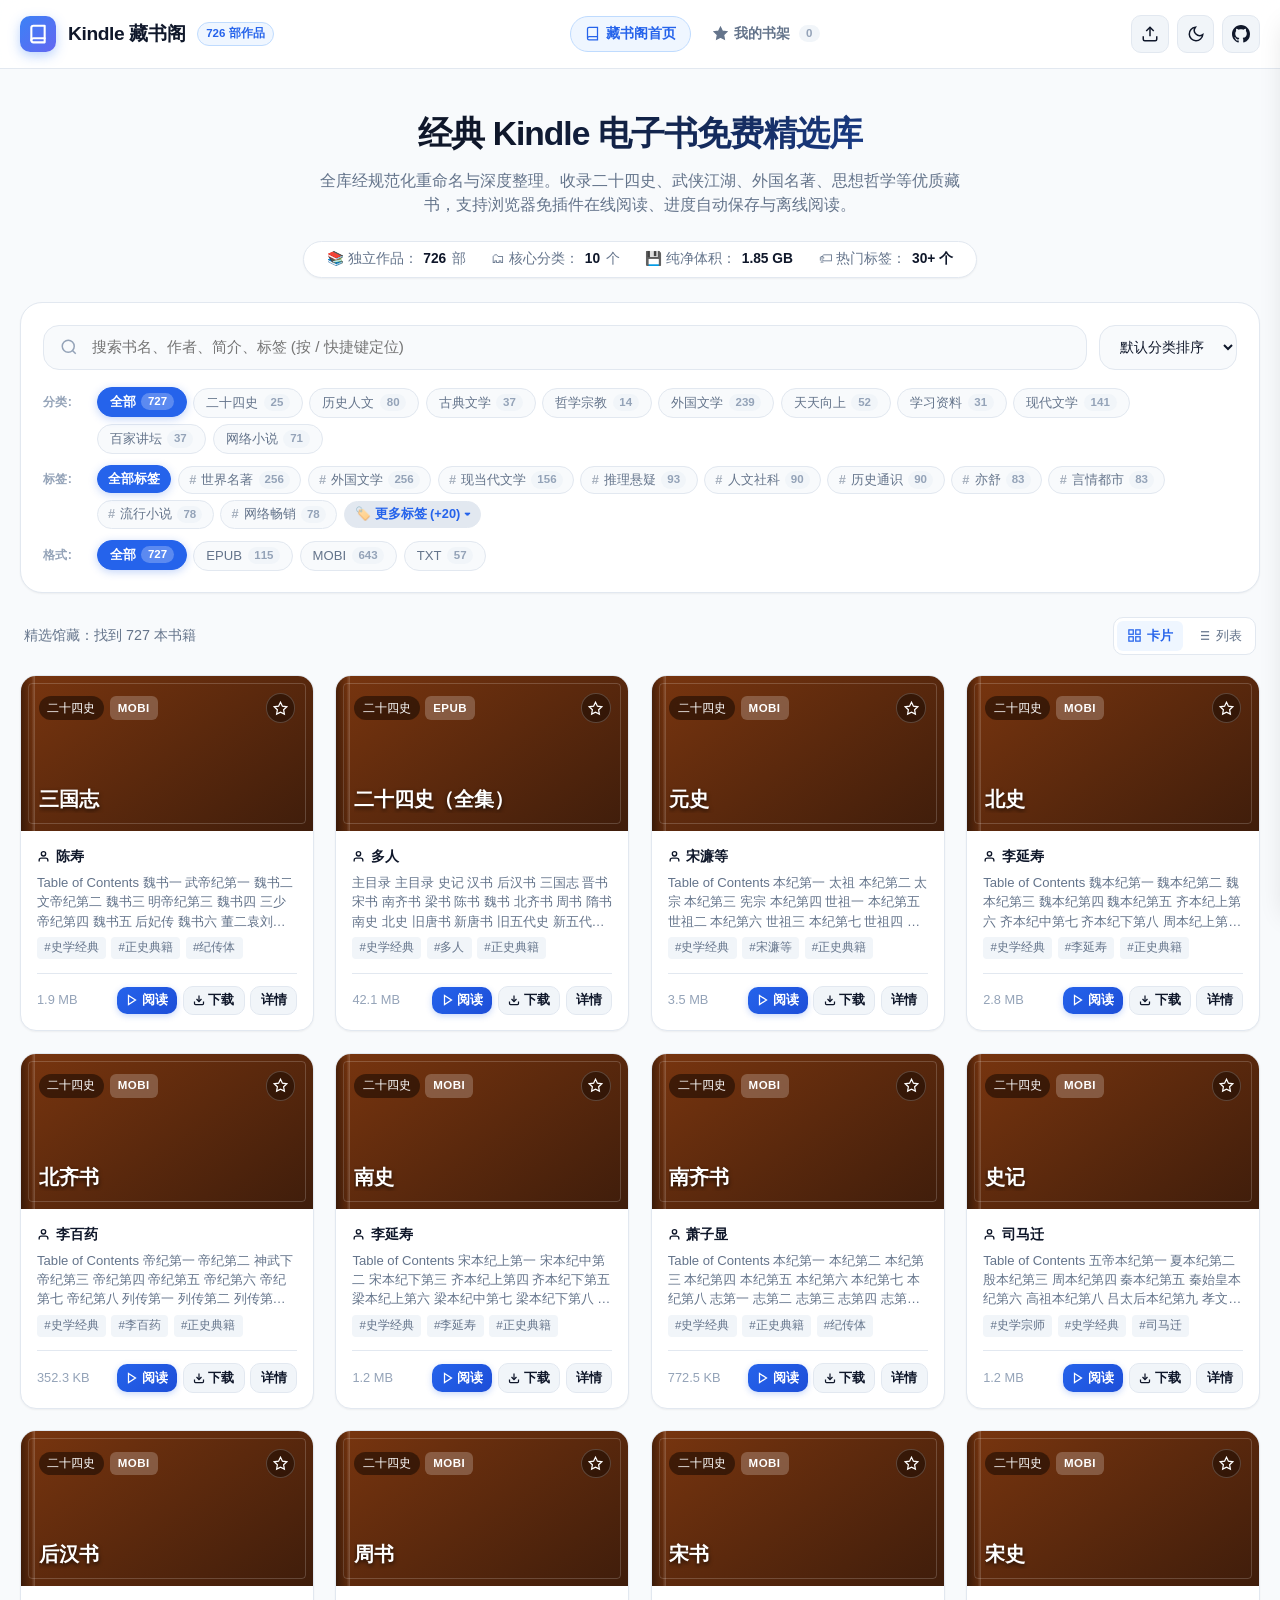
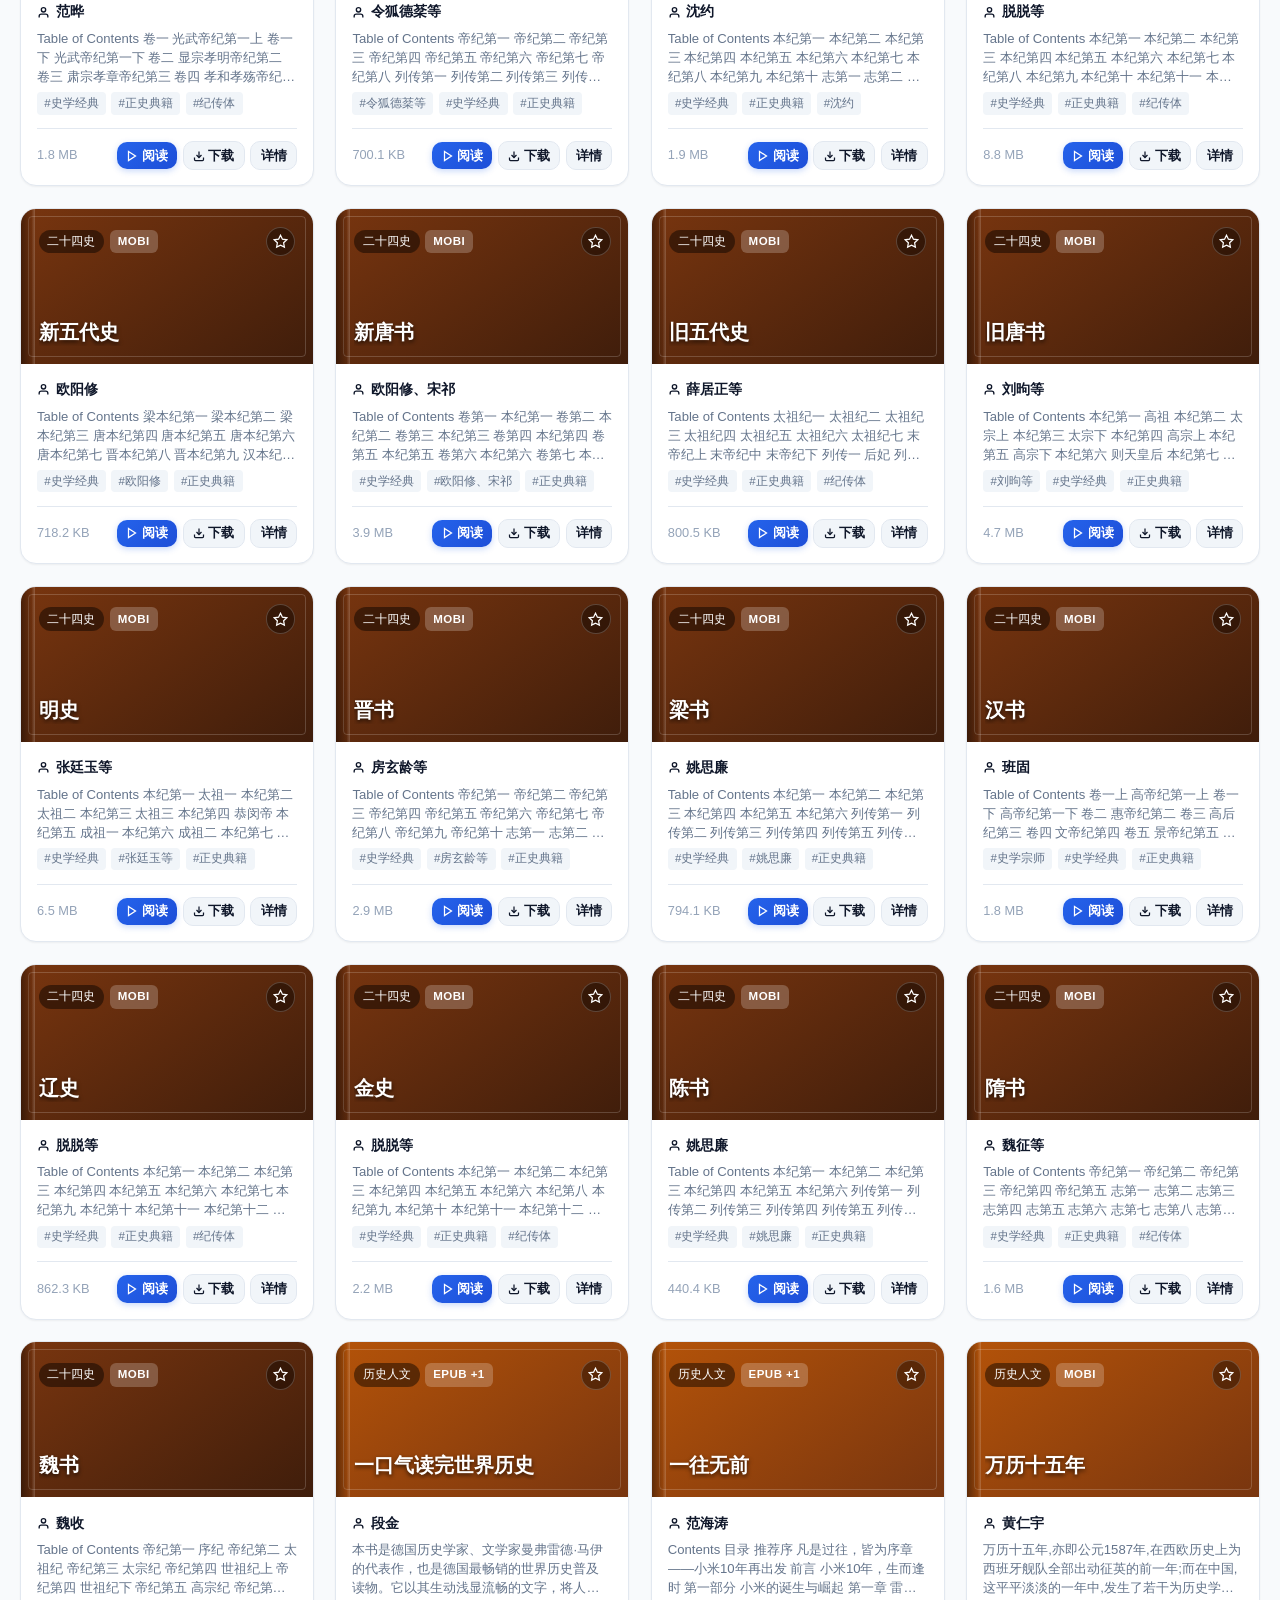
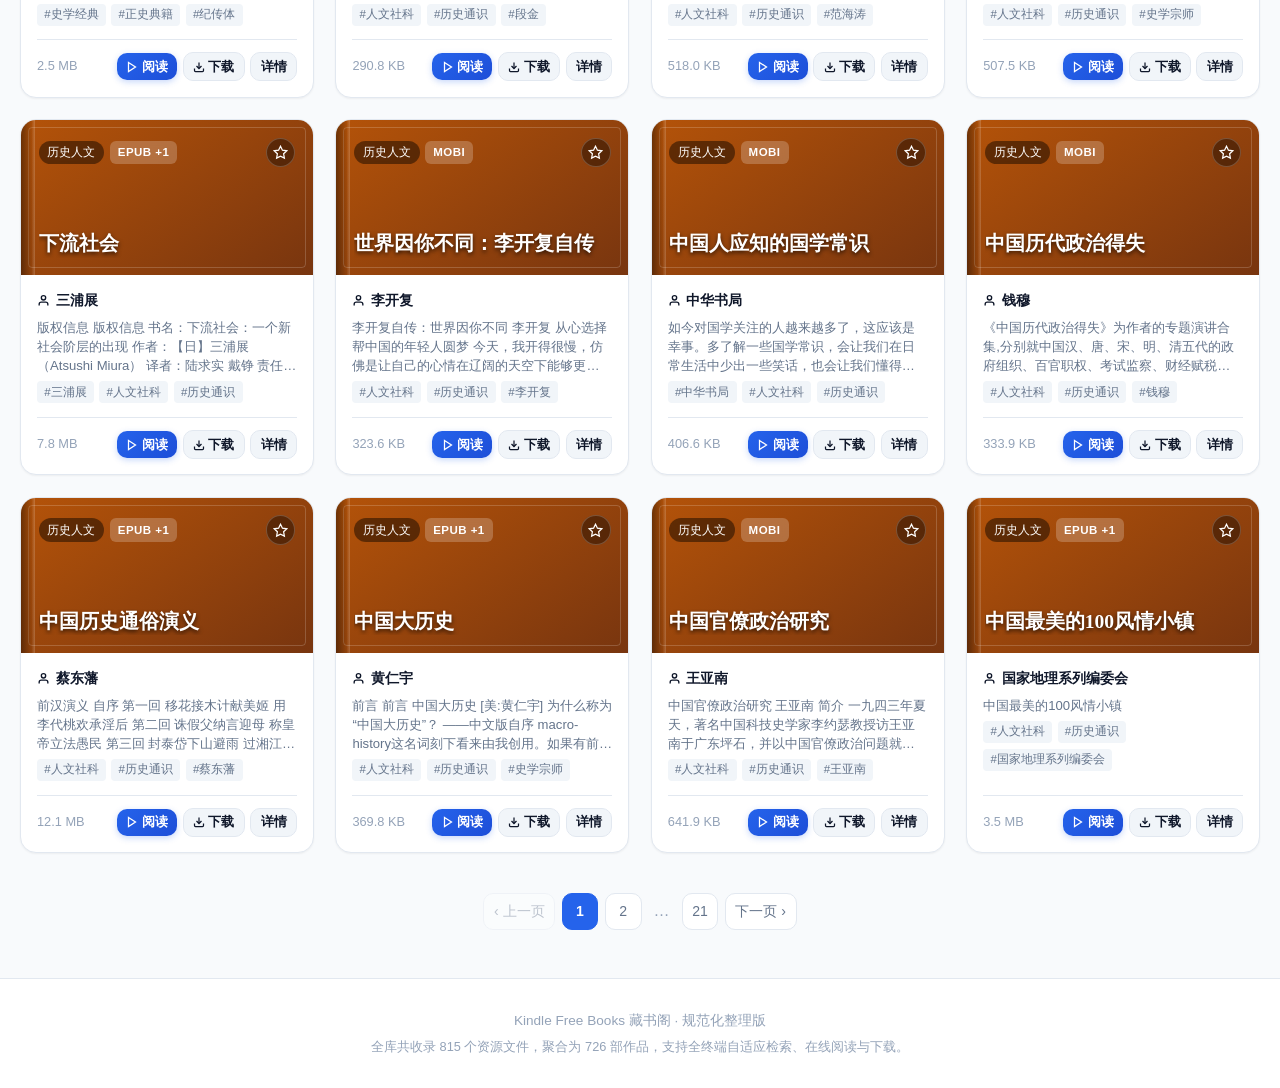
<file: index.html>
<!DOCTYPE html>
<html lang="zh-CN">
<head>
  <meta charset="UTF-8">
  <meta name="viewport" content="width=device-width, initial-scale=1.0, viewport-fit=cover">
  <title>云端开放书架 - 免费经典电子书检索与在线阅读</title>
  <meta name="description" content="经典中文与世界名著数字典藏，纯原生免插件在线阅读器，涵盖正史典籍、武侠小说、外国文学、现代散文、百家讲坛、殿堂级网络文学等优质读物，支持跨端自适应与离线书房。">
  <link rel="icon" href="data:image/svg+xml,<svg xmlns=%22http://www.w3.org/2000/svg%22 viewBox=%220 0 100 100%22><text y=%22.9em%22 font-size=%2290%22>📚</text></svg>">
  <link rel="stylesheet" href="assets/css/style.css?v=20260909c">
  <meta name="theme-color" content="#f8fafc">
</head>
<body>

  <!-- Top Navigation Header -->
  <header class="navbar">
    <div class="container navbar-inner">
      <div class="navbar-top-row">
        <a href="index.html" class="brand">
          <div class="brand-icon">
            <svg width="20" height="20" viewBox="0 0 24 24" fill="none" stroke="currentColor" stroke-width="2.5" stroke-linecap="round" stroke-linejoin="round">
              <path d="M4 19.5A2.5 2.5 0 0 1 6.5 17H20"></path>
              <path d="M6.5 2H20v20H6.5A2.5 2.5 0 0 1 4 19.5v-15A2.5 2.5 0 0 1 6.5 2z"></path>
            </svg>
          </div>
          <span class="brand-title">Kindle 藏书阁</span>
          <span class="brand-badge" id="nav-book-badge">云端书库</span>
        </a>

        <div class="nav-tools">
          <a href="bookshelf.html" class="btn-icon mobile-nav-shortcut" title="我的书架" aria-label="我的书架">
            <svg width="18" height="18" viewBox="0 0 24 24" fill="none" stroke="currentColor" stroke-width="2"><polygon points="12 2 15.09 8.26 22 9.27 17 14.14 18.18 21.02 12 17.77 5.82 21.02 7 14.14 2 9.27 8.91 8.26 12 2"></polygon></svg>
          </a>
          <button id="nav-upload-btn" class="btn-icon" title="导入本地电子书 (.epub / .mobi / .txt)" aria-label="Import Book">
            <svg width="18" height="18" viewBox="0 0 24 24" fill="none" stroke="currentColor" stroke-width="2">
              <path d="M21 15v4a2 2 0 0 1-2 2H5a2 2 0 0 1-2-2v-4"></path>
              <polyline points="17 8 12 3 7 8"></polyline>
              <line x1="12" y1="3" x2="12" y2="15"></line>
            </svg>
          </button>
          <input type="file" id="local-book-input" accept=".epub,.mobi,.prc,.azw,.txt" style="display: none;">

          <button id="theme-toggle-btn" class="btn-icon" title="切换暗黑/明亮模式" aria-label="Toggle Theme">
            <svg width="18" height="18" viewBox="0 0 24 24" fill="none" stroke="currentColor" stroke-width="2">
              <path d="M21 12.79A9 9 0 1 1 11.21 3 7 7 0 0 0 21 12.79z"></path>
            </svg>
          </button>

          <a href="https://github.com/ZhipingYang/open-cloud-bookshelf" target="_blank" rel="noopener noreferrer" class="btn-icon" title="访问 GitHub 开源项目" aria-label="GitHub Repository">
            <svg width="18" height="18" viewBox="0 0 24 24" fill="currentColor">
              <path d="M12 0C5.37 0 0 5.37 0 12c0 5.31 3.435 9.795 8.205 11.385.6.105.825-.255.825-.57 0-.285-.015-1.23-.015-2.235-3.015.555-3.795-.735-4.035-1.41-.135-.345-.72-1.41-1.23-1.695-.42-.225-1.02-.78-.015-.795.945-.015 1.62.87 1.845 1.23 1.08 1.815 2.805 1.305 3.495.99.105-.78.42-1.305.765-1.605-2.67-.3-5.46-1.335-5.46-5.925 0-1.305.465-2.385 1.23-3.225-.12-.3-.54-1.53.12-3.18 0 0 1.005-.315 3.3 1.23.96-.27 1.98-.405 3-.405s2.04.135 3 .405c2.295-1.56 3.3-1.23 3.3-1.23.66 1.65.24 2.88.12 3.18.765.84 1.23 1.905 1.23 3.225 0 4.605-2.805 5.625-5.475 5.925.435.375.81 1.095.81 2.22 0 1.605-.015 2.895-.015 3.3 0 .315.225.69.825.57A12.02 12.02 0 0 0 24 12c0-6.63-5.37-12-12-12z"/>
            </svg>
          </a>
        </div>
      </div>

      <!-- Center Page Navigation -->
      <nav class="nav-links">
        <a href="index.html" class="nav-link active">
          <svg width="15" height="15" viewBox="0 0 24 24" fill="none" stroke="currentColor" stroke-width="2"><path d="M4 19.5A2.5 2.5 0 0 1 6.5 17H20"></path><path d="M6.5 2H20v20H6.5A2.5 2.5 0 0 1 4 19.5v-15A2.5 2.5 0 0 1 6.5 2z"></path></svg>
          <span>藏书阁首页</span>
        </a>
        <a href="bookshelf.html" class="nav-link" id="nav-link-shelf">
          <svg width="15" height="15" viewBox="0 0 24 24" fill="currentColor" stroke="currentColor" stroke-width="2"><polygon points="12 2 15.09 8.26 22 9.27 17 14.14 18.18 21.02 12 17.77 5.82 21.02 7 14.14 2 9.27 8.91 8.26 12 2"></polygon></svg>
          <span>我的书架</span>
          <span class="shelf-badge" id="shelf-count-badge">0</span>
        </a>
      </nav>
    </div>
  </header>

  <!-- Hero Section -->
  <main class="container">
    <section class="hero">
      <h1 class="hero-title">经典 Kindle 电子书免费精选库</h1>
      <p class="hero-desc">
        全库经规范化重命名与深度整理。收录二十四史、武侠江湖、外国名著、思想哲学等优质藏书，支持浏览器免插件在线阅读、进度自动保存与离线阅读。
      </p>

      <div class="hero-stats">
        <div class="stat-unit">
          <span>📚 独立作品：</span>
          <span class="stat-val" id="stat-total-books">-</span> 部
        </div>
        <div class="stat-unit">
          <span>🗂 核心分类：</span>
          <span class="stat-val" id="stat-total-categories">10</span> 个
        </div>
        <div class="stat-unit">
          <span>💾 纯净体积：</span>
          <span class="stat-val" id="stat-total-size">-</span>
        </div>
        <div class="stat-unit">
          <span>🏷 热门标签：</span>
          <span class="stat-val">30+ 个</span>
        </div>
      </div>
    </section>

    <!-- Recent Reading / Continue Banner -->
    <section id="recent-reading-section" class="recent-reading-section" style="display: none;">
      <div class="recent-reading-card">
        <div class="recent-reading-left">
          <div class="recent-reading-badge">📖 最近在读 · 进度记忆</div>
          <h3 class="recent-book-title" id="recent-book-title">书名</h3>
          <p class="recent-book-meta" id="recent-book-meta">作者 · 读至 第 1 节 · 0%</p>
          <div class="recent-progress-bar-bg">
            <div class="recent-progress-bar-fill" id="recent-progress-bar-fill" style="width: 0%;"></div>
          </div>
        </div>
        <div class="recent-reading-right">
          <button id="recent-continue-btn" class="btn btn-read recent-continue-btn">
            ▶ 继续阅读
          </button>
        </div>
      </div>
    </section>

    <!-- Search & Filters Container -->
    <section class="filter-panel">
      <!-- Search Input Row -->
      <div class="search-box">
        <div class="search-input-wrap">
          <svg class="search-icon" width="18" height="18" viewBox="0 0 24 24" fill="none" stroke="currentColor" stroke-width="2">
            <circle cx="11" cy="11" r="8"></circle>
            <line x1="21" y1="21" x2="16.65" y2="16.65"></line>
          </svg>
          <input 
            type="text" 
            id="search-input" 
            class="search-input" 
            placeholder="搜索书名、作者、简介、标签 (按 / 快捷键定位)" 
            autocomplete="off" 
            spellcheck="false"
          >
          <button id="clear-search-btn" class="clear-search" title="清空搜索">✕</button>
        </div>

        <select id="sort-select" class="sort-dropdown">
          <option value="default">默认分类排序</option>
          <option value="title">书名拼音 A-Z</option>
          <option value="size-desc">文件从大到小</option>
          <option value="size-asc">文件从小到大</option>
        </select>
      </div>

      <!-- Categories & Tags Filter Rows -->
      <div class="filter-sections">
        <!-- Categories -->
        <div class="filter-row">
          <span class="filter-title">分类:</span>
          <div class="chips-list" id="category-chips">
            <!-- Dynamically populated -->
          </div>
        </div>

        <!-- Tags Cloud -->
        <div class="filter-row" id="filter-tags-row">
          <span class="filter-title">标签:</span>
          <div class="chips-list" id="tag-chips">
            <!-- Dynamically populated -->
          </div>
        </div>

        <!-- Formats -->
        <div class="filter-row">
          <span class="filter-title">格式:</span>
          <div class="chips-list" id="format-chips">
            <!-- Dynamically populated -->
          </div>
        </div>
      </div>
    </section>

    <!-- Sub Toolbar -->
    <div class="sub-toolbar">
      <div class="match-info" id="match-info-text">正在检索藏书库...</div>
      
      <div class="view-switch">
        <button id="view-grid-btn" class="view-btn active" title="网格卡片视图">
          <svg width="15" height="15" viewBox="0 0 24 24" fill="none" stroke="currentColor" stroke-width="2">
            <rect x="3" y="3" width="7" height="7"></rect>
            <rect x="14" y="3" width="7" height="7"></rect>
            <rect x="14" y="14" width="7" height="7"></rect>
            <rect x="3" y="14" width="7" height="7"></rect>
          </svg>
          卡片
        </button>
        <button id="view-list-btn" class="view-btn" title="列表表格视图">
          <svg width="15" height="15" viewBox="0 0 24 24" fill="none" stroke="currentColor" stroke-width="2">
            <line x1="8" y1="6" x2="21" y2="6"></line>
            <line x1="8" y1="12" x2="21" y2="12"></line>
            <line x1="8" y1="18" x2="21" y2="18"></line>
            <line x1="3" y1="6" x2="3.01" y2="6"></line>
            <line x1="3" y1="12" x2="3.01" y2="12"></line>
            <line x1="3" y1="18" x2="3.01" y2="18"></line>
          </svg>
          列表
        </button>
      </div>
    </div>

    <!-- Books Display Area -->
    <div id="books-container">
      <!-- Rendered by pages/library.js -->
    </div>

    <!-- Pagination -->
    <div id="pagination-container">
      <!-- Rendered by pages/library.js -->
    </div>
  </main>

  <!-- Modern Detail Drawer (Desktop Slide-over & Mobile Bottom-sheet) -->
  <div id="drawer-backdrop" class="drawer-backdrop"></div>
  <aside id="book-drawer" class="drawer" aria-modal="true" role="dialog">
    <div class="drawer-header">
      <div class="drawer-header-title">📖 书籍详细档案</div>
      <button id="drawer-close-btn" class="btn-icon" style="width: 2rem; height: 2rem;" title="关闭">✕</button>
    </div>
    
    <div id="drawer-body" class="drawer-body">
      <!-- Dynamic book content -->
    </div>

    <div class="drawer-footer">
      <button id="drawer-read-btn" class="btn btn-read" style="flex: 1.4;">
        📖 立即在线阅读
      </button>
      <a id="drawer-download-btn" href="#" class="btn btn-primary" style="flex: 1;" download>
        📥 高速下载
      </a>
      <button id="drawer-copy-btn" class="btn btn-secondary" style="flex: 0.8;">
        🔗 直链
      </button>
    </div>
  </aside>

  <!-- Toast Notification Container -->
  <div id="toast-shelf" class="toast-shelf"></div>


  <!-- Footer -->
  <footer class="site-footer">
    <div class="container">
      <p>Kindle Free Books 藏书阁 · 规范化整理版</p>
      <p style="margin-top: 0.35rem; font-size: 0.8rem;" id="footer-catalog-summary">
        精心整理的经典中文与世界名著数字典藏 · 纯原生免插件在线阅读 · 全终端自适应
      </p>
    </div>
  </footer>

  <!-- Library page scripts -->
  <script src="assets/js/config.js?v=20260909"></script>
  <script src="assets/js/reader/db.js"></script>
  <script src="assets/js/modules/store.js"></script>
  <script src="assets/js/modules/ui.js?v=20260909b"></script>
  <script src="assets/js/pages/library.js?v=20260909b"></script>
</body>
</html>
</file>
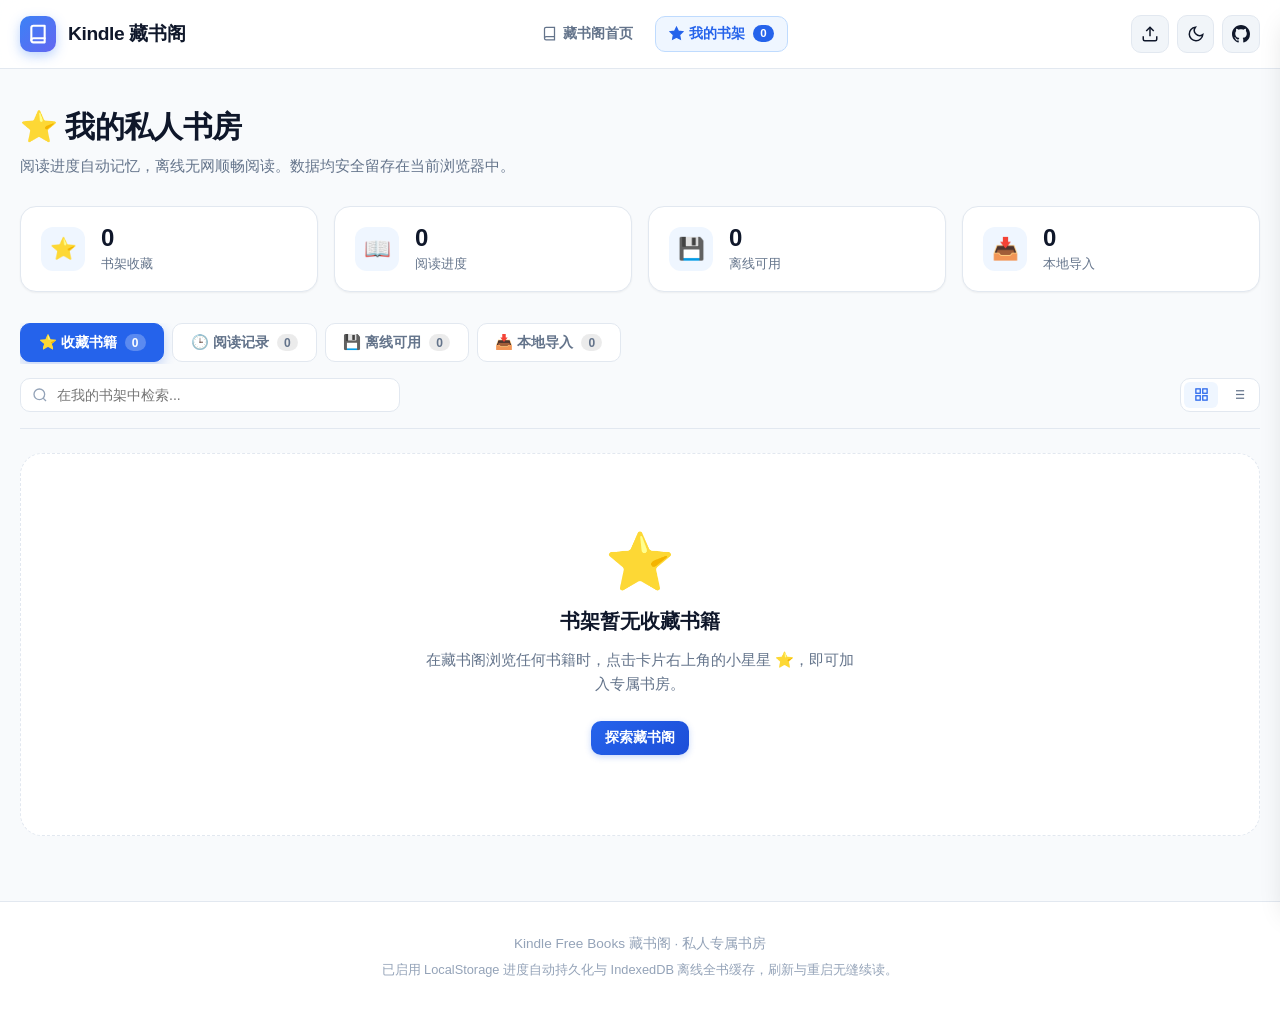
<file: bookshelf.html>
<!DOCTYPE html>
<html lang="zh-CN">
<head>
  <meta charset="UTF-8">
  <meta name="viewport" content="width=device-width, initial-scale=1.0, viewport-fit=cover">
  <title>我的书架 · Kindle 藏书阁</title>
  <meta name="description" content="您的本地专属书房。自动记录阅读进度，支持一键加入收藏、离线无网畅读、本地电子书文件导入与管理。">
  <link rel="icon" href="data:image/svg+xml,<svg xmlns=%22http://www.w3.org/2000/svg%22 viewBox=%220 0 100 100%22><text y=%22.9em%22 font-size=%2290%22>⭐</text></svg>">
  <link rel="stylesheet" href="assets/css/style.css?v=20260909c">
  <link rel="stylesheet" href="assets/css/bookshelf.css?v=20260909b">
  <meta name="theme-color" content="#f8fafc">
</head>
<body>

  <!-- Top Navigation Header -->
  <header class="navbar">
    <div class="container navbar-inner">
      <div class="navbar-top-row">
        <a href="index.html" class="brand" title="返回藏书阁首页">
          <div class="brand-icon">
            <svg width="20" height="20" viewBox="0 0 24 24" fill="none" stroke="currentColor" stroke-width="2.5" stroke-linecap="round" stroke-linejoin="round">
              <path d="M4 19.5A2.5 2.5 0 0 1 6.5 17H20"></path>
              <path d="M6.5 2H20v20H6.5A2.5 2.5 0 0 1 4 19.5v-15A2.5 2.5 0 0 1 6.5 2z"></path>
            </svg>
          </div>
          <span class="brand-title">Kindle 藏书阁</span>
        </a>

        <div class="nav-tools">
          <a href="index.html" class="btn-icon mobile-nav-shortcut" title="返回藏书阁" aria-label="返回藏书阁">
            <svg width="18" height="18" viewBox="0 0 24 24" fill="none" stroke="currentColor" stroke-width="2"><path d="M4 19.5A2.5 2.5 0 0 1 6.5 17H20"></path><path d="M6.5 2H20v20H6.5A2.5 2.5 0 0 1 4 19.5v-15A2.5 2.5 0 0 1 6.5 2z"></path></svg>
          </a>
          <button id="nav-upload-btn" class="btn-icon" title="导入本地电子书 (.epub / .mobi / .txt)" aria-label="Import Book">
            <svg width="18" height="18" viewBox="0 0 24 24" fill="none" stroke="currentColor" stroke-width="2">
              <path d="M21 15v4a2 2 0 0 1-2 2H5a2 2 0 0 1-2-2v-4"></path>
              <polyline points="17 8 12 3 7 8"></polyline>
              <line x1="12" y1="3" x2="12" y2="15"></line>
            </svg>
          </button>
          <input type="file" id="local-book-input" accept=".epub,.mobi,.prc,.azw,.txt" style="display: none;">

          <button id="theme-toggle-btn" class="btn-icon" title="切换暗黑/明亮模式" aria-label="Toggle Theme">
            <svg width="18" height="18" viewBox="0 0 24 24" fill="none" stroke="currentColor" stroke-width="2">
              <path d="M21 12.79A9 9 0 1 1 11.21 3 7 7 0 0 0 21 12.79z"></path>
            </svg>
          </button>

          <a href="https://github.com/ZhipingYang/open-cloud-bookshelf" target="_blank" rel="noopener noreferrer" class="btn-icon" title="访问 GitHub 开源项目" aria-label="GitHub Repository">
            <svg width="18" height="18" viewBox="0 0 24 24" fill="currentColor">
              <path d="M12 0C5.37 0 0 5.37 0 12c0 5.31 3.435 9.795 8.205 11.385.6.105.825-.255.825-.57 0-.285-.015-1.23-.015-2.235-3.015.555-3.795-.735-4.035-1.41-.135-.345-.72-1.41-1.23-1.695-.42-.225-1.02-.78-.015-.795.945-.015 1.62.87 1.845 1.23 1.08 1.815 2.805 1.305 3.495.99.105-.78.42-1.305.765-1.605-2.67-.3-5.46-1.335-5.46-5.925 0-1.305.465-2.385 1.23-3.225-.12-.3-.54-1.53.12-3.18 0 0 1.005-.315 3.3 1.23.96-.27 1.98-.405 3-.405s2.04.135 3 .405c2.295-1.56 3.3-1.23 3.3-1.23.66 1.65.24 2.88.12 3.18.765.84 1.23 1.905 1.23 3.225 0 4.605-2.805 5.625-5.475 5.925.435.375.81 1.095.81 2.22 0 1.605-.015 2.895-.015 3.3 0 .315.225.69.825.57A12.02 12.02 0 0 0 24 12c0-6.63-5.37-12-12-12z"/>
            </svg>
          </a>
        </div>
      </div>

      <!-- Center Page Navigation -->
      <nav class="nav-links">
        <a href="index.html" class="nav-link">
          <svg width="15" height="15" viewBox="0 0 24 24" fill="none" stroke="currentColor" stroke-width="2"><path d="M4 19.5A2.5 2.5 0 0 1 6.5 17H20"></path><path d="M6.5 2H20v20H6.5A2.5 2.5 0 0 1 4 19.5v-15A2.5 2.5 0 0 1 6.5 2z"></path></svg>
          <span>藏书阁首页</span>
        </a>
        <a href="bookshelf.html" class="nav-link active">
          <svg width="15" height="15" viewBox="0 0 24 24" fill="currentColor" stroke="currentColor" stroke-width="2"><polygon points="12 2 15.09 8.26 22 9.27 17 14.14 18.18 21.02 12 17.77 5.82 21.02 7 14.14 2 9.27 8.91 8.26 12 2"></polygon></svg>
          <span>我的书架</span>
          <span class="shelf-badge" id="shelf-count-badge">0</span>
        </a>
      </nav>
    </div>
  </header>

  <!-- Bookshelf Main -->
  <main class="container">
    <!-- Bookshelf Hero & Stats -->
    <section class="bookshelf-hero">
      <div class="bookshelf-header">
        <div class="bookshelf-title-group">
          <h1>⭐ 我的私人书房</h1>
          <p>阅读进度自动记忆，离线无网顺畅阅读。数据均安全留存在当前浏览器中。</p>
        </div>
      </div>

      <div class="bookshelf-stats">
        <div class="bs-stat-card">
          <div class="bs-stat-icon">⭐</div>
          <div class="bs-stat-info">
            <span class="bs-stat-val" id="stat-favs">0</span>
            <span class="bs-stat-lbl">书架收藏</span>
          </div>
        </div>

        <div class="bs-stat-card">
          <div class="bs-stat-icon">📖</div>
          <div class="bs-stat-info">
            <span class="bs-stat-val" id="stat-history">0</span>
            <span class="bs-stat-lbl">阅读进度</span>
          </div>
        </div>

        <div class="bs-stat-card">
          <div class="bs-stat-icon">💾</div>
          <div class="bs-stat-info">
            <span class="bs-stat-val" id="stat-cached">0</span>
            <span class="bs-stat-lbl">离线可用</span>
          </div>
        </div>

        <div class="bs-stat-card">
          <div class="bs-stat-icon">📥</div>
          <div class="bs-stat-info">
            <span class="bs-stat-val" id="stat-custom">0</span>
            <span class="bs-stat-lbl">本地导入</span>
          </div>
        </div>
      </div>
    </section>

    <!-- Bookshelf Toolbar & Tabs -->
    <div class="bookshelf-toolbar-wrap">
      <div class="bookshelf-tabs">
        <button id="tab-favs-btn" class="bs-tab-btn active">
          <span>⭐ 收藏书籍</span>
          <span class="bs-tab-count" id="tab-favs-count">0</span>
        </button>

        <button id="tab-history-btn" class="bs-tab-btn">
          <span>🕒 阅读记录</span>
          <span class="bs-tab-count" id="tab-history-count">0</span>
        </button>

        <button id="tab-cached-btn" class="bs-tab-btn">
          <span>💾 离线可用</span>
          <span class="bs-tab-count" id="tab-cached-count">0</span>
        </button>

        <button id="tab-custom-btn" class="bs-tab-btn">
          <span>📥 本地导入</span>
          <span class="bs-tab-count" id="tab-custom-count">0</span>
        </button>
      </div>

      <div class="bookshelf-filter-row">
        <div class="bs-search-box">
          <svg class="bs-search-icon" width="16" height="16" viewBox="0 0 24 24" fill="none" stroke="currentColor" stroke-width="2">
            <circle cx="11" cy="11" r="8"></circle>
            <line x1="21" y1="21" x2="16.65" y2="16.65"></line>
          </svg>
          <input type="text" id="bs-search-input" class="bs-search-input" placeholder="在我的书架中检索..." autocomplete="off">
        </div>

        <div class="bs-actions-group">
          <button id="clear-history-btn" class="btn btn-secondary" style="display: none; padding: 0.45rem 0.8rem; font-size: 0.82rem;" title="清空全部阅读历史">
            🗑 清空阅读记录
          </button>

          <div class="view-toggle">
            <button id="view-grid-btn" class="view-btn active" title="网格卡片视图" aria-label="Grid View">
              <svg width="15" height="15" viewBox="0 0 24 24" fill="none" stroke="currentColor" stroke-width="2"><rect x="3" y="3" width="7" height="7"></rect><rect x="14" y="3" width="7" height="7"></rect><rect x="14" y="14" width="7" height="7"></rect><rect x="3" y="14" width="7" height="7"></rect></svg>
            </button>
            <button id="view-list-btn" class="view-btn" title="列表表格视图" aria-label="List View">
              <svg width="15" height="15" viewBox="0 0 24 24" fill="none" stroke="currentColor" stroke-width="2"><line x1="8" y1="6" x2="21" y2="6"></line><line x1="8" y1="12" x2="21" y2="12"></line><line x1="8" y1="18" x2="21" y2="18"></line><line x1="3" y1="6" x2="3.01" y2="6"></line><line x1="3" y1="12" x2="3.01" y2="12"></line><line x1="3" y1="18" x2="3.01" y2="18"></line></svg>
            </button>
          </div>
        </div>
      </div>
    </div>

    <!-- Books Grid/List Content -->
    <section id="bookshelf-container" style="min-height: 400px; margin-bottom: 3rem;"></section>
  </main>

  <!-- Book Detail Drawer Modal (Slide-over & Mobile Bottom Sheet) -->
  <div id="drawer-backdrop" class="drawer-backdrop"></div>
  <aside id="book-drawer" class="drawer" aria-modal="true" role="dialog" aria-label="图书详情">
    <div class="drawer-header">
      <div class="drawer-header-title">📖 书籍详细档案</div>
      <button id="drawer-close-btn" class="btn-icon" style="width: 2rem; height: 2rem;" title="关闭详情 (Esc)" aria-label="Close">✕</button>
    </div>
    <div id="drawer-body" class="drawer-body"></div>
    <div class="drawer-footer">
      <button id="drawer-read-btn" class="btn btn-read" style="flex: 1.4;">📖 立即在线阅读</button>
      <a id="drawer-download-btn" href="#" class="btn btn-primary" style="flex: 1;" download>📥 高速下载</a>
      <button id="drawer-copy-btn" class="btn btn-secondary" style="flex: 0.8;" title="复制直达链接">🔗 直链</button>
    </div>
  </aside>


  <!-- Toast Shelf -->
  <div id="toast-shelf" class="toast-shelf"></div>

  <!-- Footer -->
  <footer class="site-footer">
    <div class="container">
      <p>Kindle Free Books 藏书阁 · 私人专属书房</p>
      <p style="margin-top: 0.35rem; font-size: 0.8rem;">
        已启用 LocalStorage 进度自动持久化与 IndexedDB 离线全书缓存，刷新与重启无缝续读。
      </p>
    </div>
  </footer>

  <!-- Bookshelf page scripts -->
  <script src="assets/js/config.js?v=20260909"></script>
  <script src="assets/js/reader/db.js"></script>
  <script src="assets/js/modules/store.js"></script>
  <script src="assets/js/modules/ui.js?v=20260909b"></script>
  <script src="assets/js/pages/bookshelf.js?v=20260909b"></script>
</body>
</html>
</file>
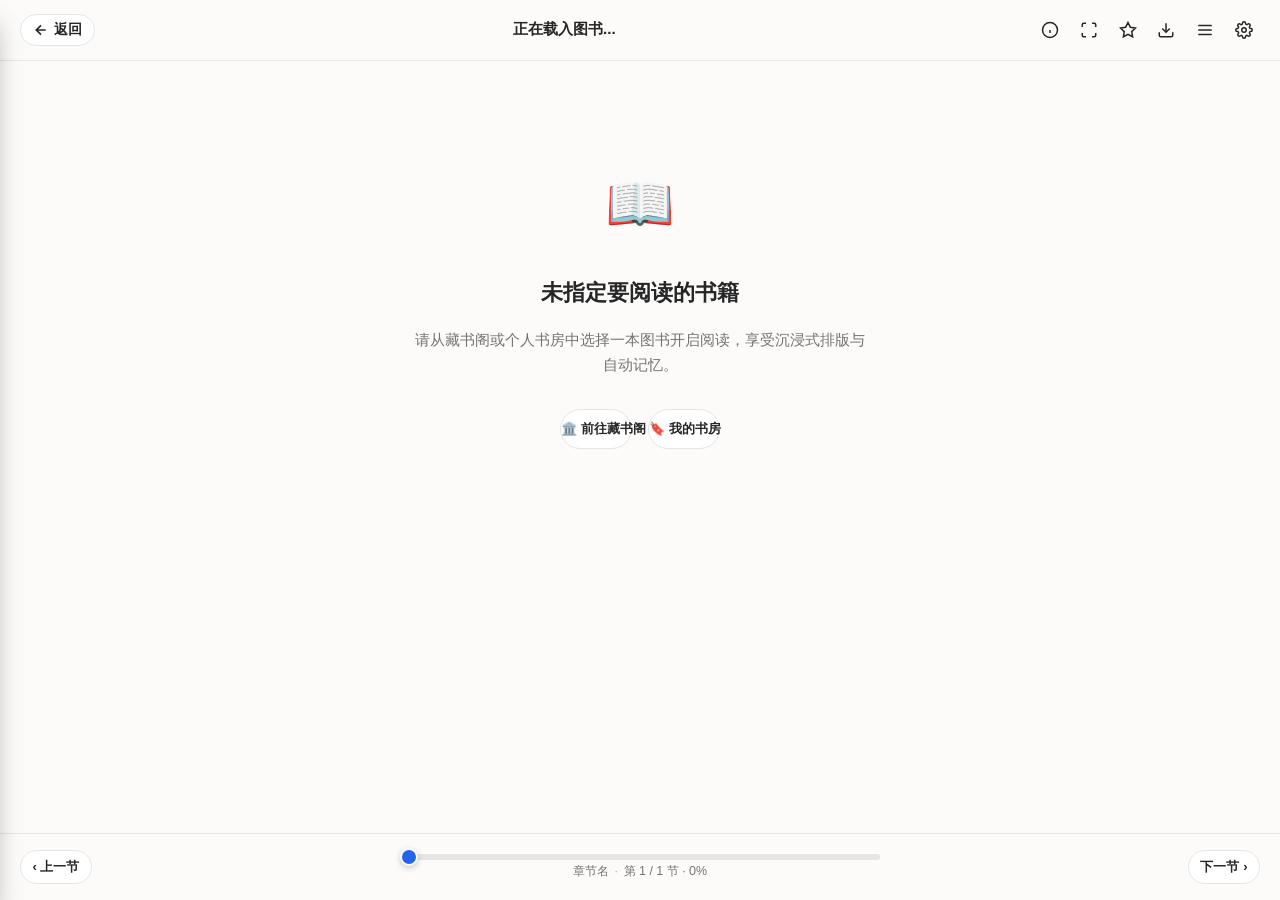
<file: reader.html>
<!DOCTYPE html>
<html lang="zh-CN">
<head>
  <meta charset="UTF-8">
  <meta name="viewport" content="width=device-width, initial-scale=1.0, maximum-scale=1.0, user-scalable=no, viewport-fit=cover">
  <meta name="apple-mobile-web-app-capable" content="yes">
  <meta name="apple-mobile-web-app-status-bar-style" content="default">
  <meta name="theme-color" content="#fcfbfa" id="reader-theme-color-meta">
  <title>在线阅读器 · Kindle Free Books</title>
  <link rel="icon" href="data:image/svg+xml,<svg xmlns=%22http://www.w3.org/2000/svg%22 viewBox=%220 0 100 100%22><text y=%22.9em%22 font-size=%2290%22>📖</text></svg>">
  <script>
    (function() {
      document.documentElement.classList.add('reader-standalone-page');
      try {
        var s = JSON.parse(localStorage.getItem('kfb_reader_settings') || '{}');
        var colors = { paper: '#fcfbfa', sepia: '#f6eedb', dark: '#1c1c22', black: '#000000' };
        var t = s.theme || 'paper';
        var c = colors[t] || '#fcfbfa';
        document.documentElement.setAttribute('data-reader-theme', t);
        document.documentElement.style.backgroundColor = c;
        document.documentElement.style.setProperty('--r-bg', c);
        document.documentElement.style.setProperty('--r-bar-bg', c);
        var meta = document.getElementById('reader-theme-color-meta');
        if (meta) meta.setAttribute('content', c);
      } catch (e) {}
    })();
  </script>
  <link rel="stylesheet" href="assets/css/reader.css?v=20260909d">
  <style>
    /* Standalone page body reset */
    html, body {
      margin: 0;
      padding: 0;
      width: 100%;
      height: 100vh;
      height: -webkit-fill-available;
      height: 100dvh;
      overflow: hidden;
      background-color: var(--r-bg, #fcfbfa);
      color: var(--r-text, #262626);
      font-family: -apple-system, BlinkMacSystemFont, "Segoe UI", Roboto, "PingFang SC", "Hiragino Sans GB", "Microsoft YaHei", sans-serif;
    }
  </style>
</head>
<body class="reader-standalone">
  <script>
    (function() {
      try {
        var s = JSON.parse(localStorage.getItem('kfb_reader_settings') || '{}');
        var colors = { paper: '#fcfbfa', sepia: '#f6eedb', dark: '#1c1c22', black: '#000000' };
        var t = s.theme || 'paper';
        var c = colors[t] || '#fcfbfa';
        document.body.setAttribute('data-reader-theme', t);
        document.body.style.backgroundColor = c;
      } catch (e) {}
    })();
  </script>

  <!-- Reader Main Overlay (Standalone Flex Container) -->
  <div id="reader-overlay" class="active" data-reader-font="serif">
    <!-- Top Progress Indicator Line -->
    <div id="reader-top-progress" class="reader-top-progress" style="width: 0%;"></div>
    <!-- Shared Backdrop for TOC & Settings -->
    <div id="reader-backdrop" class="reader-backdrop"></div>
    <!-- Top Bar -->
    <header id="reader-top-bar" class="reader-bar">
      <div class="reader-header-left">
        <button id="reader-exit-btn" class="reader-exit-btn" title="返回书库 (Esc)">
          <svg width="16" height="16" viewBox="0 0 24 24" fill="none" stroke="currentColor" stroke-width="2.5">
            <path d="M19 12H5M12 19l-7-7 7-7"/>
          </svg>
          <span id="reader-exit-text">返回</span>
        </button>
      </div>
      
      <div class="reader-header-center" id="reader-book-title">正在载入图书...</div>
      
      <div class="reader-header-right">
        <button id="reader-info-btn" class="reader-btn" title="图书详情与简介 (I)">
          <svg width="18" height="18" viewBox="0 0 24 24" fill="none" stroke="currentColor" stroke-width="2">
            <circle cx="12" cy="12" r="10"></circle>
            <line x1="12" y1="16" x2="12" y2="12"></line>
            <line x1="12" y1="8" x2="12.01" y2="8"></line>
          </svg>
        </button>
        <button id="reader-fullscreen-btn" class="reader-btn" title="切换全屏 (F)">
          <svg width="18" height="18" viewBox="0 0 24 24" fill="none" stroke="currentColor" stroke-width="2">
            <path d="M8 3H5a2 2 0 0 0-2 2v3m18 0V5a2 2 0 0 0-2-2h-3m0 18h3a2 2 0 0 0 2-2v-3M3 16v3a2 2 0 0 0 2 2h3"></path>
          </svg>
        </button>
        <button id="reader-fav-btn" class="reader-btn" title="加入收藏">
          <svg width="18" height="18" viewBox="0 0 24 24" fill="none" stroke="currentColor" stroke-width="2">
            <polygon points="12 2 15.09 8.26 22 9.27 17 14.14 18.18 21.02 12 17.77 5.82 21.02 7 14.14 2 9.27 8.91 8.26 12 2"/>
          </svg>
        </button>
        <button id="reader-cache-btn" class="reader-btn" title="离线缓存">
          <svg width="18" height="18" viewBox="0 0 24 24" fill="none" stroke="currentColor" stroke-width="2">
            <path d="M21 15v4a2 2 0 0 1-2 2H5a2 2 0 0 1-2-2v-4"/>
            <polyline points="7 10 12 15 17 10"/>
            <line x1="12" y1="15" x2="12" y2="3"/>
          </svg>
        </button>
        <button id="reader-toc-btn" class="reader-btn" title="目录 (T)">
          <svg width="18" height="18" viewBox="0 0 24 24" fill="none" stroke="currentColor" stroke-width="2">
            <line x1="3" y1="12" x2="21" y2="12"/>
            <line x1="3" y1="6" x2="21" y2="6"/>
            <line x1="3" y1="18" x2="21" y2="18"/>
          </svg>
        </button>
        <button id="reader-settings-btn" class="reader-btn" title="阅读设置 (S)">
          <svg width="18" height="18" viewBox="0 0 24 24" fill="none" stroke="currentColor" stroke-width="2">
            <circle cx="12" cy="12" r="3"/>
            <path d="M19.4 15a1.65 1.65 0 0 0 .33 1.82l.06.06a2 2 0 0 1 0 2.83 2 2 0 0 1-2.83 0l-.06-.06a1.65 1.65 0 0 0-1.82-.33 1.65 1.65 0 0 0-1 1.51V21a2 2 0 0 1-2 2 2 2 0 0 1-2-2v-.09A1.65 1.65 0 0 0 9 19.4a1.65 1.65 0 0 0-1.82.33l-.06.06a2 2 0 0 1-2.83 0 2 2 0 0 1 0-2.83l.06-.06a1.65 1.65 0 0 0 .33-1.82 1.65 1.65 0 0 0-1.51-1H3a2 2 0 0 1-2-2 2 2 0 0 1 2-2h.09A1.65 1.65 0 0 0 4.6 9a1.65 1.65 0 0 0-.33-1.82l-.06-.06a2 2 0 0 1 0-2.83 2 2 0 0 1 2.83 0l.06.06a1.65 1.65 0 0 0 1.82.33H9a1.65 1.65 0 0 0 1-1.51V3a2 2 0 0 1 2-2 2 2 0 0 1 2 2v.09a1.65 1.65 0 0 0 1 1.51 1.65 1.65 0 0 0 1.82-.33l.06-.06a2 2 0 0 1 2.83 0 2 2 0 0 1 0 2.83l-.06.06a1.65 1.65 0 0 0-.33 1.82V9a1.65 1.65 0 0 0 1.51 1H21a2 2 0 0 1 2 2 2 2 0 0 1-2 2h-.09a1.65 1.65 0 0 0-1.51 1z"/>
          </svg>
        </button>
      </div>
    </header>

    <!-- Reading Content Area (Self-contained scroll container) -->
    <main id="reader-content-area" class="reader-content-area">
      <div id="reader-chapter-content" class="reader-chapter-content">
        <!-- Injected chapter content -->
      </div>
    </main>

    <!-- Bottom Bar -->
    <footer id="reader-bottom-bar" class="reader-bar">
      <!-- Undo Accidental Jump Floating Chip -->
      <div id="reader-undo-chip" class="reader-undo-chip" role="status" aria-live="polite">
        <button id="reader-undo-btn" class="reader-undo-btn" type="button" title="点击返回原阅读进度">
          <span class="undo-icon">↩</span>
          <span class="undo-label">返回原进度:</span>
          <span id="reader-undo-text" class="undo-text">章节名</span>
        </button>
        <button id="reader-undo-close" class="reader-undo-close" type="button" aria-label="关闭返回提示">✕</button>
      </div>

      <button id="reader-prev-chap" class="reader-nav-btn">‹ 上一节</button>
      
      <div class="reader-progress-wrap">
        <!-- Live Scrub Follower Bubble -->
        <div id="reader-scrub-bubble" class="reader-scrub-bubble" aria-hidden="true">
          <div id="scrub-bubble-title" class="scrub-bubble-title">章节名</div>
          <div id="scrub-bubble-sub" class="scrub-bubble-sub">第 1 / 1 节 · 0%</div>
        </div>

        <input type="range" id="reader-chap-slider" class="reader-slider" min="0" max="100" value="0" aria-label="章节进度滑动条">
        <div class="reader-progress-info">
          <span id="reader-chapter-title" class="reader-chapter-title">章节名</span>
          <span class="reader-progress-dot">·</span>
          <span id="reader-progress-text" class="reader-progress-text">第 1 / 1 节 · 0%</span>
        </div>
      </div>

      <button id="reader-next-chap" class="reader-nav-btn">下一节 ›</button>
    </footer>

    <!-- TOC Drawer -->
    <aside id="reader-toc-drawer" class="reader-drawer">
      <div class="reader-drawer-header">
        <div style="display: flex; align-items: center; gap: 0.5rem;">
          <span>📑 章节目录</span>
          <span id="reader-toc-count" class="reader-toc-count">共 0 节</span>
        </div>
        <button id="reader-toc-close" class="reader-btn" title="关闭目录">✕</button>
      </div>
      <div class="reader-toc-search-wrap">
        <svg class="toc-search-icon" width="14" height="14" viewBox="0 0 24 24" fill="none" stroke="currentColor" stroke-width="2"><circle cx="11" cy="11" r="8"></circle><line x1="21" y1="21" x2="16.65" y2="16.65"></line></svg>
        <input type="text" id="reader-toc-search" class="reader-toc-search-input" placeholder="搜索章节名称..." autocomplete="off">
        <button id="reader-toc-search-clear" class="toc-clear-btn" style="display: none;">✕</button>
      </div>
      <div id="reader-toc-list" class="reader-toc-list"></div>
    </aside>

    <!-- Settings Popover Panel -->
    <div id="reader-settings-panel" class="reader-settings-panel">
      <div class="sheet-handle"></div>
      <div class="reader-settings-header">
        <span style="font-weight: 700; font-size: 0.95rem;">🎨 视觉与排版设置</span>
        <button id="reader-settings-close" class="reader-btn" style="padding: 0.2rem;" title="关闭">✕</button>
      </div>

      <div class="setting-section">
        <span class="setting-label">阅读底色</span>
        <div class="theme-options">
          <button class="reader-theme-btn theme-btn-paper" data-theme="paper" title="浅白">羊皮纸</button>
          <button class="reader-theme-btn theme-btn-sepia" data-theme="sepia" title="护眼暖黄">护眼</button>
          <button class="reader-theme-btn theme-btn-dark" data-theme="dark" title="暗色">雅致灰</button>
          <button class="reader-theme-btn theme-btn-black" data-theme="black" title="纯黑夜间">纯黑</button>
        </div>
      </div>

      <div class="setting-section">
        <span class="setting-label">阅读字体</span>
        <select id="reader-font-family" class="setting-select">
          <option value="serif">宋体 / 明体 (典雅墨香)</option>
          <option value="sans">黑体 / 系统无衬线 (现代清晰)</option>
          <option value="kaiti">楷体 (舒展国风)</option>
        </select>
      </div>

      <div class="setting-section">
        <span class="setting-label">字号大小</span>
        <div class="font-size-row">
          <button id="reader-font-size-dec" class="font-size-ctrl-btn" title="缩小字号">A -</button>
          <span id="reader-font-size-val" class="font-size-val">18px</span>
          <button id="reader-font-size-inc" class="font-size-ctrl-btn" title="放大字号">A +</button>
        </div>
      </div>

      <div class="setting-section">
        <span class="setting-label">行间距离</span>
        <div class="setting-btn-group">
          <button class="setting-chip reader-lh-btn" data-lh="1.6">紧凑</button>
          <button class="setting-chip reader-lh-btn active" data-lh="1.8">适中</button>
          <button class="setting-chip reader-lh-btn" data-lh="2.1">宽松</button>
        </div>
      </div>

      <div class="setting-section">
        <span class="setting-label">版心宽度</span>
        <div class="setting-btn-group">
          <button class="setting-chip reader-width-btn" data-width="680">窄版</button>
          <button class="setting-chip reader-width-btn active" data-width="820">标准</button>
          <button class="setting-chip reader-width-btn" data-width="980">宽幅</button>
        </div>
      </div>
    </div>

    <!-- Book Details / Info Modal -->
    <div id="reader-info-modal" class="reader-modal-overlay">
      <div class="reader-modal-card">
        <div class="reader-modal-header">
          <span>📖 图书元数据与简介</span>
          <button id="reader-info-close" class="reader-btn" title="关闭">✕</button>
        </div>
        <div id="reader-info-body" class="reader-modal-body"></div>
      </div>
    </div>

    <!-- Loading Modal -->
    <div id="reader-loading" class="reader-loading-overlay">
      <div class="reader-spinner"></div>
      <div id="reader-loading-text" style="font-weight: 600; font-size: 0.95rem;">正在加载图书数据...</div>
      <div id="reader-loading-progress" style="font-size: 0.8rem; opacity: 0.8;"></div>
    </div>
  </div>

  <!-- Reader Scripts -->
  <script src="assets/js/config.js?v=20260909"></script>
  <script src="assets/js/libs/jszip.min.js"></script>
  <script src="assets/js/reader/db.js"></script>
  <script src="assets/js/reader/storage.js"></script>
  <script src="assets/js/reader/parser.js?v=20260909e"></script>
  <script src="assets/js/modules/store.js"></script>
  <script src="assets/js/modules/ui.js?v=20260909b"></script>
  <script src="assets/js/reader/reader.js?v=20260909e"></script>
  <script src="assets/js/pages/reader.js?v=20260909"></script>
</body>
</html>
</file>
<file: assets/css/style.css>
/* Kindle Free Books - Modern Library & Digital Bookshelf */
:root {
  --font-sans: -apple-system, BlinkMacSystemFont, "Segoe UI", "PingFang SC", "Hiragino Sans GB", "Microsoft YaHei", sans-serif;
  --font-serif: "Songti SC", "SimSun", "STSong", serif;
  
  --bg-body: #f8fafc;
  --bg-surface: #ffffff;
  --bg-subtle: #f1f5f9;
  --bg-hover: #e2e8f0;
  
  --border-subtle: #e2e8f0;
  --border-strong: #cbd5e1;
  
  --text-main: #0f172a;
  --text-muted: #64748b;
  --text-faint: #94a3b8;
  
  --primary: #2563eb;
  --primary-hover: #1d4ed8;
  --primary-subtle: #eff6ff;
  --primary-border: #bfdbfe;

  --mobile-glass-bg: rgba(255, 255, 255, 0.78);
  --mobile-glass-shadow: rgba(15, 23, 42, 0.14);
  
  --shadow-sm: 0 1px 2px 0 rgb(0 0 0 / 0.05);
  --shadow-md: 0 4px 6px -1px rgb(0 0 0 / 0.08), 0 2px 4px -2px rgb(0 0 0 / 0.05);
  --shadow-lg: 0 10px 15px -3px rgb(0 0 0 / 0.1), 0 4px 6px -4px rgb(0 0 0 / 0.05);
  --shadow-xl: 0 20px 25px -5px rgb(0 0 0 / 0.12), 0 8px 10px -6px rgb(0 0 0 / 0.05);

  --radius-sm: 6px;
  --radius-md: 10px;
  --radius-lg: 16px;
  --radius-xl: 22px;
  
  --ease: cubic-bezier(0.16, 1, 0.3, 1);
}

[data-theme="dark"] {
  --bg-body: #090d16;
  --bg-surface: #111827;
  --bg-subtle: #1f293d;
  --bg-hover: #28354f;
  
  --border-subtle: #1e293b;
  --border-strong: #334155;
  
  --text-main: #f8fafc;
  --text-muted: #94a3b8;
  --text-faint: #64748b;
  
  --primary: #38bdf8;
  --primary-hover: #0284c7;
  --primary-subtle: rgba(56, 189, 248, 0.12);
  --primary-border: rgba(56, 189, 248, 0.3);

  --mobile-glass-bg: rgba(17, 24, 39, 0.8);
  --mobile-glass-shadow: rgba(0, 0, 0, 0.42);
  
  --shadow-sm: 0 1px 2px 0 rgb(0 0 0 / 0.5);
  --shadow-md: 0 4px 6px -1px rgb(0 0 0 / 0.4);
  --shadow-lg: 0 10px 20px -3px rgb(0 0 0 / 0.55);
  --shadow-xl: 0 20px 30px -5px rgb(0 0 0 / 0.7);
}

* {
  box-sizing: border-box;
  margin: 0;
  padding: 0;
}

body {
  font-family: var(--font-sans);
  background-color: var(--bg-body);
  color: var(--text-main);
  line-height: 1.5;
  -webkit-font-smoothing: antialiased;
  min-height: 100vh;
  display: flex;
  flex-direction: column;
}

.container {
  max-width: 1440px;
  margin: 0 auto;
  padding: 0 1.25rem;
  width: 100%;
}

/* Header */
.navbar {
  background: var(--bg-surface);
  border-bottom: 1px solid var(--border-subtle);
  position: sticky;
  top: 0;
  z-index: 50;
  backdrop-filter: blur(12px);
  -webkit-backdrop-filter: blur(12px);
  background-color: rgba(255, 255, 255, 0.88);
  transition: transform 0.24s var(--ease), box-shadow 0.2s ease;
}
[data-theme="dark"] .navbar {
  background-color: rgba(17, 24, 39, 0.88);
}

.navbar-inner {
  display: flex;
  align-items: center;
  justify-content: space-between;
  height: 4.25rem;
  gap: 1rem;
}

.navbar-top-row {
  display: contents;
}

.brand {
  display: flex;
  align-items: center;
  gap: 0.75rem;
  text-decoration: none;
  color: var(--text-main);
  flex-shrink: 0;
  order: 1;
}

.brand-icon {
  width: 2.25rem;
  height: 2.25rem;
  background: linear-gradient(135deg, #3b82f6, #6366f1);
  color: white;
  border-radius: var(--radius-md);
  display: flex;
  align-items: center;
  justify-content: center;
  box-shadow: 0 4px 12px rgba(59, 130, 246, 0.35);
  flex-shrink: 0;
}

.brand-title {
  font-weight: 800;
  font-size: 1.2rem;
  letter-spacing: -0.02em;
  white-space: nowrap;
}

.brand-badge {
  font-size: 0.72rem;
  padding: 0.15rem 0.5rem;
  background: var(--primary-subtle);
  color: var(--primary);
  border-radius: 9999px;
  font-weight: 700;
  border: 1px solid var(--primary-border);
  white-space: nowrap;
  flex-shrink: 0;
}

.nav-tools {
  display: flex;
  align-items: center;
  gap: 0.5rem;
  flex-shrink: 0;
  order: 3;
}

.btn-icon.mobile-nav-shortcut {
  display: none;
}

.btn-icon {
  background: var(--bg-subtle);
  border: 1px solid var(--border-subtle);
  color: var(--text-main);
  width: 2.35rem;
  height: 2.35rem;
  border-radius: var(--radius-md);
  display: inline-flex;
  align-items: center;
  justify-content: center;
  cursor: pointer;
  transition: all 0.2s ease;
  text-decoration: none;
  flex-shrink: 0;
}
.btn-icon:hover {
  background: var(--bg-hover);
  transform: translateY(-1px);
}

.nav-links {
  display: flex;
  align-items: center;
  gap: 0.5rem;
  order: 2;
}

.nav-link {
  display: inline-flex;
  align-items: center;
  gap: 0.38rem;
  padding: 0.42rem 0.85rem;
  border-radius: 9999px;
  color: var(--text-muted);
  text-decoration: none;
  font-size: 0.88rem;
  font-weight: 600;
  transition: all 0.18s var(--ease);
  white-space: nowrap !important;
  word-break: keep-all !important;
  flex-shrink: 0;
  border: 1px solid transparent;
}
.nav-link:hover {
  background: var(--bg-hover);
  color: var(--text-main);
}
.nav-link.active {
  background: var(--primary-subtle);
  color: var(--primary);
  border: 1px solid var(--primary-border);
  font-weight: 700;
}
.nav-link .shelf-badge {
  font-size: 0.72rem;
  font-weight: 700;
  padding: 0.1rem 0.45rem;
  border-radius: 9999px;
  background: var(--bg-subtle);
  color: var(--text-faint);
  line-height: 1.2;
  margin-left: 0.15rem;
}
.nav-link.active .shelf-badge {
  background: var(--primary);
  color: #fff;
}
[data-theme="dark"] .nav-link.active .shelf-badge {
  background: #090d16;
  color: #38bdf8;
}

/* Hero Section */
.hero {
  padding: 2.5rem 0 1.5rem;
  text-align: center;
}

.hero-title {
  font-size: 2.1rem;
  font-weight: 800;
  letter-spacing: -0.03em;
  margin-bottom: 0.6rem;
  background: linear-gradient(135deg, var(--text-main) 40%, var(--primary));
  -webkit-background-clip: text;
  -webkit-text-fill-color: transparent;
}

.hero-desc {
  color: var(--text-muted);
  font-size: 1rem;
  max-width: 650px;
  margin: 0 auto 1.5rem;
}

.hero-stats {
  display: inline-flex;
  background: var(--bg-surface);
  border: 1px solid var(--border-subtle);
  border-radius: 9999px;
  padding: 0.45rem 1.4rem;
  box-shadow: var(--shadow-sm);
  gap: 1.6rem;
  font-size: 0.86rem;
  flex-wrap: wrap;
  justify-content: center;
}

.stat-unit {
  display: flex;
  align-items: center;
  gap: 0.35rem;
  color: var(--text-muted);
}
.stat-val {
  font-weight: 700;
  color: var(--text-main);
}

/* Control Panel */
.filter-panel {
  background: var(--bg-surface);
  border: 1px solid var(--border-subtle);
  border-radius: var(--radius-xl);
  padding: 1.35rem;
  margin-bottom: 1.5rem;
  box-shadow: var(--shadow-sm);
}

.search-box {
  display: flex;
  gap: 0.75rem;
  margin-bottom: 1.1rem;
}

.search-input-wrap {
  position: relative;
  flex: 1;
}

.search-icon {
  position: absolute;
  left: 1.1rem;
  top: 50%;
  transform: translateY(-50%);
  color: var(--text-faint);
  pointer-events: none;
}

.search-input {
  width: 100%;
  padding: 0.8rem 2.8rem 0.8rem 3rem;
  background: var(--bg-body);
  border: 1px solid var(--border-subtle);
  border-radius: var(--radius-lg);
  color: var(--text-main);
  font-size: 0.96rem;
  outline: none;
  transition: all 0.2s ease;
}

.search-input:focus {
  border-color: var(--primary);
  box-shadow: 0 0 0 3px var(--primary-subtle);
  background: var(--bg-surface);
}

.clear-search {
  position: absolute;
  right: 0.85rem;
  top: 50%;
  transform: translateY(-50%);
  background: none;
  border: none;
  color: var(--text-faint);
  cursor: pointer;
  padding: 0.35rem;
  display: none;
  font-size: 0.9rem;
}
.clear-search:hover { color: var(--text-main); }

.sort-dropdown {
  padding: 0 1rem;
  background: var(--bg-body);
  border: 1px solid var(--border-subtle);
  border-radius: var(--radius-lg);
  color: var(--text-main);
  font-size: 0.88rem;
  outline: none;
  cursor: pointer;
  font-weight: 500;
}

/* Category & Tags Bars */
.filter-sections {
  display: flex;
  flex-direction: column;
  gap: 0.75rem;
}

.filter-row {
  display: flex;
  align-items: flex-start;
  gap: 0.75rem;
}

.filter-title {
  font-size: 0.78rem;
  font-weight: 700;
  color: var(--text-faint);
  text-transform: uppercase;
  letter-spacing: 0.05em;
  padding-top: 0.3rem;
  min-width: 42px;
}

.chips-list {
  display: flex;
  gap: 0.4rem;
  flex-wrap: wrap;
  align-items: center;
}

/* Category & Format Chips */
.chip-btn,
.chip {
  padding: 0.32rem 0.75rem;
  border-radius: 9999px;
  font-size: 0.82rem;
  font-weight: 500;
  line-height: 1.3;
  border: 1px solid var(--border-subtle);
  background: var(--bg-body);
  color: var(--text-muted);
  cursor: pointer;
  transition: all 0.18s var(--ease);
  display: inline-flex;
  align-items: center;
  gap: 0.35rem;
  user-select: none;
  white-space: nowrap;
}

.chip-btn:hover,
.chip:hover {
  background: var(--bg-hover);
  border-color: var(--border-strong);
  color: var(--text-main);
  transform: translateY(-1px);
}

.chip-btn.active,
.chip.active {
  background: var(--primary);
  border-color: var(--primary);
  color: #ffffff;
  font-weight: 600;
  box-shadow: 0 2px 8px rgba(37, 99, 235, 0.28);
  transform: translateY(-1px);
}

[data-theme="dark"] .chip-btn.active,
[data-theme="dark"] .chip.active {
  color: #090d16;
  font-weight: 700;
  box-shadow: 0 2px 10px rgba(56, 189, 248, 0.3);
}

.chip-count {
  font-size: 0.72rem;
  font-weight: 600;
  padding: 0.08rem 0.42rem;
  border-radius: 9999px;
  background: var(--bg-subtle);
  color: var(--text-faint);
  transition: all 0.18s var(--ease);
}

.chip-btn:hover .chip-count,
.chip:hover .chip-count {
  background: var(--border-strong);
  color: var(--text-main);
}

.chip-btn.active .chip-count,
.chip.active .chip-count {
  background: rgba(255, 255, 255, 0.25);
  color: #ffffff;
}

[data-theme="dark"] .chip-btn.active .chip-count,
[data-theme="dark"] .chip.active .chip-count {
  background: rgba(0, 0, 0, 0.25);
  color: #090d16;
}

/* Tag Pills */
.tag-pill,
.tag-chip {
  padding: 0.28rem 0.65rem;
  font-size: 0.8rem;
  font-weight: 500;
  line-height: 1.3;
  border-radius: 9999px;
  background: var(--bg-body);
  border: 1px solid var(--border-subtle);
  color: var(--text-muted);
  cursor: pointer;
  transition: all 0.18s var(--ease);
  display: inline-flex;
  align-items: center;
  gap: 0.32rem;
  user-select: none;
  white-space: nowrap;
}

.tag-pill:hover,
.tag-chip:hover {
  background: var(--primary-subtle);
  border-color: var(--primary-border);
  color: var(--primary);
  transform: translateY(-1px);
}

.tag-pill.active,
.tag-chip.active {
  background: var(--primary);
  border-color: var(--primary);
  color: #ffffff;
  font-weight: 600;
  box-shadow: 0 2px 8px rgba(37, 99, 235, 0.25);
  transform: translateY(-1px);
}

[data-theme="dark"] .tag-pill.active,
[data-theme="dark"] .tag-chip.active {
  color: #090d16;
  font-weight: 700;
  box-shadow: 0 2px 10px rgba(56, 189, 248, 0.3);
}

.tag-hash {
  opacity: 0.55;
  font-weight: 700;
}

.tag-pill.active .tag-hash,
.tag-chip.active .tag-hash {
  opacity: 0.85;
}

.tag-count {
  font-size: 0.72rem;
  padding: 0.08rem 0.38rem;
  border-radius: 9999px;
  background: var(--bg-subtle);
  color: var(--text-faint);
  font-weight: 600;
  transition: all 0.18s var(--ease);
}

.tag-pill:hover .tag-count,
.tag-chip:hover .tag-count {
  background: var(--bg-surface);
  color: var(--primary);
}

.tag-pill.active .tag-count,
.tag-chip.active .tag-count {
  background: rgba(255, 255, 255, 0.25);
  color: #ffffff;
}

[data-theme="dark"] .tag-pill.active .tag-count,
[data-theme="dark"] .tag-chip.active .tag-count {
  background: rgba(0, 0, 0, 0.25);
  color: #090d16;
}

.tag-clear-x {
  font-size: 0.68rem;
  margin-left: 0.15rem;
  opacity: 0.8;
  transition: transform 0.15s ease;
}

.tag-pill:hover .tag-clear-x {
  transform: scale(1.2);
}

/* Sub-toolbar */
.sub-toolbar {
  display: flex;
  align-items: center;
  justify-content: space-between;
  margin-bottom: 1.25rem;
  padding: 0 0.25rem;
}

.match-info {
  font-size: 0.9rem;
  color: var(--text-muted);
  font-weight: 500;
}

.view-switch {
  display: flex;
  background: var(--bg-surface);
  border: 1px solid var(--border-subtle);
  border-radius: var(--radius-md);
  padding: 0.2rem;
  gap: 0.2rem;
}

.view-btn {
  background: none;
  border: none;
  color: var(--text-muted);
  padding: 0.35rem 0.6rem;
  border-radius: var(--radius-sm);
  cursor: pointer;
  display: flex;
  align-items: center;
  gap: 0.35rem;
  font-size: 0.82rem;
  transition: all 0.15s ease;
}
.view-btn.active {
  background: var(--primary-subtle);
  color: var(--primary);
  font-weight: 600;
}

/* Book Grid Layout */
.book-grid {
  display: grid;
  grid-template-columns: repeat(auto-fill, minmax(260px, 1fr));
  gap: 1.35rem;
  margin-bottom: 2.5rem;
}

.book-card {
  background: var(--bg-surface);
  border: 1px solid var(--border-subtle);
  border-radius: var(--radius-lg);
  overflow: hidden;
  box-shadow: var(--shadow-sm);
  transition: transform 0.25s var(--ease), box-shadow 0.25s var(--ease), border-color 0.25s var(--ease);
  display: flex;
  flex-direction: column;
  position: relative;
}

.book-card:hover {
  transform: translateY(-4px);
  box-shadow: var(--shadow-lg);
  border-color: var(--primary-border);
}

/* Simulated Book Cover with Spine & Gold Emboss */
.book-cover {
  height: 155px;
  position: relative;
  display: flex;
  flex-direction: column;
  justify-content: space-between;
  padding: 1.1rem;
  color: #fff;
  overflow: hidden;
  cursor: pointer;
}

/* Spine groove simulation */
.book-cover::before {
  content: '';
  position: absolute;
  left: 0;
  top: 0;
  bottom: 0;
  width: 14px;
  background: linear-gradient(to right, rgba(0,0,0,0.4), rgba(0,0,0,0.06) 75%, rgba(255,255,255,0.2));
  z-index: 2;
}

/* Gold foil inner border */
.book-cover::after {
  content: '';
  position: absolute;
  inset: 7px;
  border: 1px solid rgba(255, 255, 255, 0.18);
  border-radius: 4px;
  pointer-events: none;
}

.cover-header {
  display: flex;
  justify-content: space-between;
  align-items: center;
  position: relative;
  z-index: 3;
  width: 100%;
}

.cover-badges {
  display: flex;
  align-items: center;
  gap: 0.35rem;
  flex-wrap: wrap;
  max-width: calc(100% - 2.4rem);
}

.cover-category-badge {
  font-size: 0.72rem;
  padding: 0.2rem 0.55rem;
  border-radius: 9999px;
  background: rgba(0, 0, 0, 0.45);
  backdrop-filter: blur(4px);
  color: #fff;
  font-weight: 500;
  white-space: nowrap;
}

.cover-format-badge {
  font-size: 0.72rem;
  font-weight: 800;
  text-transform: uppercase;
  padding: 0.2rem 0.5rem;
  border-radius: var(--radius-sm);
  letter-spacing: 0.04em;
  background: rgba(255, 255, 255, 0.22);
  backdrop-filter: blur(4px);
  white-space: nowrap;
}

.cover-title {
  position: relative;
  z-index: 3;
  font-size: 1.22rem;
  font-weight: 800;
  text-shadow: 0 2px 4px rgba(0, 0, 0, 0.7);
  line-height: 1.35;
  display: -webkit-box;
  -webkit-line-clamp: 2;
  -webkit-box-orient: vertical;
  overflow: hidden;
  font-family: var(--font-serif);
}

/* Card Body */
.card-content {
  padding: 0.95rem 1rem;
  display: flex;
  flex-direction: column;
  flex: 1;
  justify-content: space-between;
  gap: 0.85rem;
}

.card-header-info {
  display: flex;
  flex-direction: column;
  gap: 0.4rem;
}

.card-author {
  font-size: 0.88rem;
  font-weight: 600;
  color: var(--text-main);
  display: flex;
  align-items: center;
  gap: 0.35rem;
}

.card-desc {
  font-size: 0.82rem;
  color: var(--text-muted);
  line-height: 1.45;
  display: -webkit-box;
  -webkit-line-clamp: 3;
  -webkit-box-orient: vertical;
  overflow: hidden;
  text-overflow: ellipsis;
}

.card-tags {
  display: flex;
  flex-wrap: wrap;
  gap: 0.35rem;
}

.mini-tag {
  font-size: 0.72rem;
  padding: 0.15rem 0.45rem;
  background: var(--bg-subtle);
  color: var(--text-muted);
  border-radius: 4px;
  cursor: pointer;
  transition: all 0.15s ease;
}
.mini-tag:hover {
  background: var(--primary-subtle);
  color: var(--primary);
}

.card-footer {
  display: flex;
  align-items: center;
  justify-content: space-between;
  padding-top: 0.75rem;
  border-top: 1px solid var(--border-subtle);
  gap: 0.4rem;
}

.file-info {
  font-size: 0.8rem;
  color: var(--text-faint);
  display: flex;
  flex-direction: column;
  white-space: nowrap !important;
  word-break: keep-all !important;
  flex-shrink: 0;
  line-height: 1.3;
}

.card-buttons {
  display: flex;
  gap: 0.35rem;
  align-items: center;
  flex-shrink: 0;
  margin-left: auto;
}

.card-buttons .btn {
  padding: 0.35rem 0.58rem;
  font-size: 0.8rem;
  gap: 0.22rem;
  white-space: nowrap !important;
  word-break: keep-all !important;
  flex-shrink: 0;
  line-height: 1.25;
}

.btn {
  display: inline-flex;
  align-items: center;
  justify-content: center;
  gap: 0.35rem;
  padding: 0.45rem 0.85rem;
  border-radius: var(--radius-md);
  font-size: 0.85rem;
  font-weight: 600;
  text-decoration: none;
  cursor: pointer;
  transition: all 0.2s ease;
  border: none;
  white-space: nowrap !important;
  word-break: keep-all !important;
  flex-shrink: 0;
}

.btn-primary {
  background: var(--primary);
  color: #ffffff;
}
.btn-primary:hover {
  background: var(--primary-hover);
}

.btn-secondary {
  background: var(--bg-subtle);
  color: var(--text-main);
  border: 1px solid var(--border-subtle);
}
.btn-secondary:hover {
  background: var(--bg-hover);
}

/* List Table View */
.table-container {
  background: var(--bg-surface);
  border: 1px solid var(--border-subtle);
  border-radius: var(--radius-lg);
  overflow-x: auto;
  box-shadow: var(--shadow-sm);
  margin-bottom: 2.5rem;
}

.library-table {
  width: 100%;
  border-collapse: collapse;
  text-align: left;
  font-size: 0.88rem;
}
.library-table th {
  background: var(--bg-subtle);
  color: var(--text-muted);
  padding: 0.85rem 1rem;
  font-weight: 600;
  border-bottom: 1px solid var(--border-subtle);
  white-space: nowrap;
}
.library-table td {
  padding: 0.85rem 1rem;
  border-bottom: 1px solid var(--border-subtle);
  color: var(--text-muted);
}
.library-table tr:hover td {
  background: var(--bg-body);
}
.library-table .table-actions-group {
  display: inline-flex;
  align-items: center;
  gap: 0.35rem;
}
.library-table .table-action-btn {
  padding: 0.25rem 0.65rem;
  font-size: 0.8rem;
  height: auto;
}

/* Modern Detail Drawer (Desktop: Right Slide-over; Mobile: Bottom Sheet) */
.drawer-backdrop {
  position: fixed;
  inset: 0;
  background: rgba(0, 0, 0, 0.6);
  backdrop-filter: blur(4px);
  z-index: 100;
  display: none;
  opacity: 0;
  transition: opacity 0.25s var(--ease);
}
.drawer-backdrop.active {
  display: block;
  opacity: 1;
}

.drawer {
  position: fixed;
  top: 0;
  right: 0;
  bottom: 0;
  width: 100%;
  max-width: 520px;
  background: var(--bg-surface);
  box-shadow: var(--shadow-xl);
  z-index: 110;
  display: flex;
  flex-direction: column;
  transform: translateX(100%);
  transition: transform 0.3s var(--ease);
}
.drawer.active {
  transform: translateX(0);
}

.drawer-header {
  padding: 1.25rem 1.5rem;
  border-bottom: 1px solid var(--border-subtle);
  display: flex;
  align-items: center;
  justify-content: space-between;
}
.drawer-header-title {
  font-size: 1.15rem;
  font-weight: 800;
}

.drawer-body {
  padding: 1.5rem;
  overflow-y: auto;
  flex: 1;
  display: flex;
  flex-direction: column;
  gap: 1.25rem;
}

.drawer-book-hero {
  display: flex;
  gap: 1.25rem;
  align-items: flex-start;
}

.drawer-cover-preview {
  width: 110px;
  height: 155px;
  border-radius: var(--radius-sm);
  padding: 0.75rem;
  color: #fff;
  display: flex;
  flex-direction: column;
  justify-content: space-between;
  flex-shrink: 0;
  box-shadow: var(--shadow-md);
  position: relative;
}

.drawer-hero-meta {
  display: flex;
  flex-direction: column;
  gap: 0.4rem;
}

.drawer-book-title {
  font-size: 1.3rem;
  font-weight: 800;
  line-height: 1.3;
}

.drawer-book-author {
  font-size: 0.92rem;
  color: var(--primary);
  font-weight: 600;
}

.drawer-section-title {
  font-size: 0.85rem;
  font-weight: 700;
  text-transform: uppercase;
  letter-spacing: 0.05em;
  color: var(--text-faint);
  margin-bottom: 0.4rem;
}

.drawer-desc-box {
  background: var(--bg-subtle);
  border-radius: var(--radius-md);
  padding: 1rem;
  font-size: 0.9rem;
  line-height: 1.6;
  color: var(--text-main);
  border: 1px solid var(--border-subtle);
}

.drawer-excerpt-box {
  background: var(--bg-body);
  border-left: 3px solid var(--primary);
  padding: 0.85rem 1rem;
  font-size: 0.86rem;
  font-style: italic;
  color: var(--text-muted);
  line-height: 1.6;
  border-radius: 0 var(--radius-sm) var(--radius-sm) 0;
}

/* Multi-format Pill & Badges */
.badge-multi,
.badge-multi-inline {
  font-size: 0.7rem;
  font-weight: 700;
  padding: 0.1rem 0.4rem;
  border-radius: 4px;
  background: rgba(99, 102, 241, 0.12);
  color: #6366f1;
  border: 1px solid rgba(99, 102, 241, 0.25);
  margin-left: 0.3rem;
  vertical-align: middle;
}
[data-theme="dark"] .badge-multi,
[data-theme="dark"] .badge-multi-inline {
  background: rgba(129, 140, 248, 0.18);
  color: #a5b4fc;
  border-color: rgba(129, 140, 248, 0.35);
}

.toggle-more-btn {
  cursor: pointer;
  font-weight: 700 !important;
  background: var(--bg-hover) !important;
  color: var(--primary) !important;
  border-color: var(--border-subtle) !important;
  transition: all 0.2s ease;
}
.toggle-more-btn:hover {
  background: var(--primary-subtle) !important;
  border-color: var(--primary) !important;
}

/* Drawer Format Picker */
.drawer-format-picker {
  background: var(--bg-subtle);
  border: 1px solid var(--border-subtle);
  border-radius: var(--radius-md);
  padding: 0.85rem 1rem;
}
.drawer-format-options {
  display: flex;
  flex-wrap: wrap;
  gap: 0.55rem;
  margin-top: 0.5rem;
}
.drawer-format-btn {
  display: inline-flex;
  align-items: center;
  gap: 0.45rem;
  padding: 0.45rem 0.85rem;
  border-radius: var(--radius-md);
  border: 1.5px solid var(--border-subtle);
  background: var(--bg-surface);
  color: var(--text-main);
  cursor: pointer;
  font-size: 0.85rem;
  transition: all 0.2s ease;
}
.drawer-format-btn:hover {
  border-color: var(--primary);
  transform: translateY(-1px);
}
.drawer-format-btn.active {
  border-color: var(--primary);
  background: var(--primary-subtle);
  color: var(--primary);
  box-shadow: 0 0 0 1px var(--primary);
  font-weight: 700;
}
.fmt-pill-name {
  font-weight: 800;
  letter-spacing: 0.03em;
}
.fmt-pill-size {
  font-size: 0.75rem;
  color: var(--text-faint);
}
.drawer-format-btn.active .fmt-pill-size {
  color: var(--primary);
  opacity: 0.85;
}
.fmt-pill-badge {
  font-size: 0.68rem;
  padding: 0.05rem 0.35rem;
  border-radius: 999px;
}
.fmt-pill-badge.rec {
  background: #10b981;
  color: #ffffff;
}
.fmt-pill-badge.low {
  background: var(--bg-hover);
  color: var(--text-faint);
}

.meta-grid {
  display: grid;
  grid-template-columns: 1fr 1fr;
  gap: 0.75rem;
  background: var(--bg-subtle);
  padding: 0.85rem 1rem;
  border-radius: var(--radius-md);
  border: 1px solid var(--border-subtle);
  font-size: 0.85rem;
}

.meta-grid-item span:first-child {
  color: var(--text-faint);
  display: block;
  font-size: 0.75rem;
  margin-bottom: 0.15rem;
}

.drawer-footer {
  padding: 1.25rem 1.5rem;
  border-top: 1px solid var(--border-subtle);
  display: flex;
  gap: 0.75rem;
}

/* Pagination */
.pagination {
  display: flex;
  align-items: center;
  justify-content: center;
  gap: 0.4rem;
  margin-bottom: 3rem;
  flex-wrap: wrap;
}

.page-btn {
  min-width: 2.3rem;
  height: 2.3rem;
  padding: 0 0.6rem;
  border-radius: var(--radius-md);
  border: 1px solid var(--border-subtle);
  background: var(--bg-surface);
  color: var(--text-muted);
  font-size: 0.88rem;
  cursor: pointer;
  display: inline-flex;
  align-items: center;
  justify-content: center;
  transition: all 0.15s ease;
}
.page-btn:hover:not(:disabled) {
  border-color: var(--primary);
  color: var(--primary);
}
.page-btn.active {
  background: var(--primary);
  border-color: var(--primary);
  color: #fff;
  font-weight: 600;
}
.page-btn:disabled {
  opacity: 0.4;
  cursor: not-allowed;
}

/* Toast */
.toast-shelf {
  position: fixed;
  bottom: 1.5rem;
  right: 1.5rem;
  z-index: 200;
  display: flex;
  flex-direction: column;
  gap: 0.5rem;
  pointer-events: none;
}

.toast-msg {
  background: #0f172a;
  color: #fff;
  padding: 0.7rem 1.2rem;
  border-radius: var(--radius-md);
  font-size: 0.88rem;
  box-shadow: var(--shadow-xl);
  display: flex;
  align-items: center;
  gap: 0.5rem;
  pointer-events: auto;
  animation: toastPop 0.25s var(--ease);
}
@keyframes toastPop {
  from { transform: translateY(16px); opacity: 0; }
  to { transform: translateY(0); opacity: 1; }
}

/* Footer */
.site-footer {
  margin-top: auto;
  background: var(--bg-surface);
  border-top: 1px solid var(--border-subtle);
  padding: 2rem 0;
  text-align: center;
  font-size: 0.85rem;
  color: var(--text-faint);
}

/* ================= Responsive Tablet & Mobile Adaptations ================= */

@media (max-width: 768px) {
  .navbar {
    padding: 0.45rem 0 0.55rem;
  }
  .navbar-inner {
    flex-direction: column;
    height: auto;
    gap: 0.45rem;
    padding: 0 0.85rem;
  }
  .navbar-top-row {
    display: flex;
    align-items: center;
    justify-content: space-between;
    width: 100%;
  }
  .brand-badge {
    display: none;
  }
  .brand-title {
    font-size: 1.1rem;
  }
  .btn-icon {
    width: 2.15rem;
    height: 2.15rem;
  }
  .nav-links {
    width: 100%;
    display: flex;
    background: var(--bg-subtle);
    padding: 0.22rem;
    border-radius: 9999px;
    border: 1px solid var(--border-subtle);
    gap: 0.25rem;
  }
  .nav-link {
    flex: 1;
    justify-content: center;
    text-align: center;
    padding: 0.42rem 0.4rem;
    font-size: 0.85rem;
    border-radius: 9999px;
    border: 1px solid transparent;
  }
  .nav-link.active {
    background: var(--bg-surface);
    color: var(--primary);
    box-shadow: 0 2px 6px rgba(0, 0, 0, 0.08);
  }
  [data-theme="dark"] .nav-link.active {
    background: var(--bg-hover);
    color: #38bdf8;
    box-shadow: 0 2px 8px rgba(0, 0, 0, 0.4);
  }
}

@media (max-width: 640px) {
  .navbar {
    padding: max(0.35rem, env(safe-area-inset-top)) 0 0.35rem;
    will-change: transform;
    background: transparent;
    border-bottom: 0;
    box-shadow: none;
    backdrop-filter: none;
    -webkit-backdrop-filter: none;
    pointer-events: none;
  }
  [data-theme="dark"] .navbar {
    background: transparent;
  }
  .navbar.is-hidden {
    transform: translateY(-100%);
    pointer-events: none;
  }
  .navbar-inner {
    flex-direction: row;
    gap: 0;
    pointer-events: none;
  }
  .navbar-top-row {
    gap: 0.5rem;
    pointer-events: none;
  }
  .navbar .brand,
  .navbar .nav-tools > :not(input) {
    background: var(--mobile-glass-bg);
    border: 1px solid var(--border-subtle);
    box-shadow: 0 4px 16px var(--mobile-glass-shadow);
    backdrop-filter: blur(16px) saturate(1.2);
    -webkit-backdrop-filter: blur(16px) saturate(1.2);
    pointer-events: auto;
  }
  .navbar .brand {
    min-height: 44px;
    padding: 0.25rem 0.65rem 0.25rem 0.3rem;
    border-radius: 9999px;
  }
  .navbar .nav-tools {
    gap: 0.3rem;
    pointer-events: none;
  }
  .navbar .nav-tools .btn-icon {
    width: 40px;
    height: 40px;
    border-radius: 9999px;
  }
  .navbar .nav-links {
    display: none;
  }
  .btn-icon.mobile-nav-shortcut {
    display: inline-flex;
  }

  .container {
    padding: 0 0.75rem;
  }

  /* Streamlined Hero on Mobile: Save ~250px vertical space */
  .hero {
    padding: 0.55rem 0 0.3rem;
    text-align: left;
  }
  .hero-title {
    font-size: 1.22rem;
    margin-bottom: 0;
    font-weight: 800;
    letter-spacing: -0.01em;
    white-space: nowrap;
    overflow: hidden;
    text-overflow: ellipsis;
  }
  .hero-desc {
    display: none; /* Hide marketing paragraph on mobile */
  }
  .hero-stats {
    display: none; /* Hide 4-cell stats grid on mobile */
  }

  /* Compact Filter Panel on Mobile */
  .filter-panel {
    padding: 0.6rem;
    margin-bottom: 0.65rem;
    border-radius: var(--radius-md);
  }

  /* Search & Sort: Side-by-side single row */
  .search-box {
    flex-direction: row;
    align-items: center;
    gap: 0.45rem;
    margin-bottom: 0.45rem;
  }
  .search-input-wrap {
    flex: 1;
    min-width: 0;
    height: 2.35rem;
  }
  .search-input {
    font-size: 0.82rem;
  }
  .sort-dropdown {
    width: auto;
    flex-shrink: 0;
    max-width: 126px;
    height: 2.35rem;
    font-size: 0.76rem;
    padding: 0 1.25rem 0 0.5rem;
  }

  .filter-sections {
    gap: 0.2rem;
  }
  .filter-row {
    flex-direction: row;
    align-items: center;
    gap: 0.4rem;
    min-width: 0;
    margin-bottom: 0.2rem;
  }
  .filter-title {
    min-width: 2.1rem;
    flex: 0 0 2.1rem;
    padding-top: 0;
    font-size: 0.72rem;
    font-weight: 700;
    color: var(--text-faint);
    text-transform: uppercase;
    letter-spacing: 0.05em;
    padding-left: 0;
  }

  /* One compact, independently scrollable rail per filter dimension. */
  .chips-list {
    flex: 1;
    flex-wrap: nowrap;
    gap: 0.35rem;
    padding: 0.15rem 0.1rem 0.25rem;
    overflow-x: auto;
    overscroll-behavior-inline: contain;
    scroll-snap-type: inline proximity;
    scrollbar-width: none;
  }
  .chips-list::-webkit-scrollbar {
    display: none;
  }
  .chip-btn,
  .chip,
  .tag-pill,
  .tag-chip {
    flex-shrink: 0;
    white-space: nowrap !important;
    padding: 0.25rem 0.55rem;
    font-size: 0.76rem;
    scroll-snap-align: start;
  }

  /* Sub toolbar on mobile */
  .sub-toolbar {
    margin-bottom: 0.5rem;
    padding-bottom: 0.35rem;
    font-size: 0.76rem;
  }

  /* Card Grid on Mobile: Streamlined, compact */
  .book-grid {
    grid-template-columns: 1fr;
    gap: 0.75rem;
    margin-bottom: 1.5rem;
  }
  .book-cover {
    height: 128px;
    padding: 0.85rem;
  }
  .cover-title {
    font-size: 1.1rem;
  }
  .card-content {
    padding: 0.75rem 0.85rem;
    gap: 0.55rem;
  }
  .card-desc {
    -webkit-line-clamp: 2;
    font-size: 0.78rem;
    line-height: 1.4;
  }
  .card-tags {
    gap: 0.25rem;
  }
  .mini-tag {
    font-size: 0.68rem;
    padding: 0.1rem 0.35rem;
  }
  .card-footer {
    padding-top: 0.55rem;
    gap: 0.35rem;
  }
  .file-info {
    font-size: 0.75rem;
  }
  .card-buttons .btn {
    padding: 0.3rem 0.5rem;
    font-size: 0.76rem;
  }
  .card-title {
    font-size: 1.05rem;
  }

  /* Mobile Responsive Library Table (Cards instead of clipped horizontal table) */
  .table-container {
    background: transparent;
    border: none;
    box-shadow: none;
    overflow-x: visible;
    margin-bottom: 1.5rem;
  }
  .library-table {
    display: block;
    width: 100%;
    border: none;
  }
  .library-table thead {
    display: none;
  }
  .library-table tbody {
    display: flex;
    flex-direction: column;
    gap: 0.75rem;
    width: 100%;
  }
  .library-table tr.table-card-row {
    display: flex;
    flex-wrap: wrap;
    align-items: center;
    justify-content: space-between;
    padding: 0.85rem 0.95rem;
    background: var(--bg-surface);
    border: 1px solid var(--border-subtle);
    border-radius: var(--radius-lg);
    box-shadow: var(--shadow-sm);
    gap: 0.35rem 0.5rem;
  }
  .library-table tr.table-card-row:hover td {
    background: transparent;
  }
  .library-table td {
    border: none;
    padding: 0;
    color: var(--text-main);
  }
  .library-table td.col-fav {
    order: 1;
    flex: 0 0 auto;
    display: flex;
    align-items: center;
  }
  .library-table td.col-title {
    order: 2;
    flex: 1 1 auto;
    min-width: 0;
    padding: 0 0.35rem;
  }
  .library-table .table-book-title {
    font-size: 0.98rem;
    font-weight: 700;
    overflow: hidden;
    text-overflow: ellipsis;
    white-space: nowrap;
    display: block;
  }
  .library-table td.col-format {
    order: 3;
    flex: 0 0 auto;
  }
  .library-table td.col-author {
    order: 4;
    flex: 0 0 auto;
    font-size: 0.78rem;
    color: var(--text-muted);
  }
  .library-table td.col-cat {
    order: 5;
    flex: 0 0 auto;
    font-size: 0.78rem;
    color: var(--text-muted);
  }
  .library-table td.col-meta {
    order: 6;
    flex: 0 0 auto;
    margin-left: auto;
    text-align: right;
    font-size: 0.75rem;
    color: var(--text-faint);
  }
  .library-table td.col-actions {
    order: 10;
    width: 100%;
    margin-top: 0.45rem;
    padding-top: 0.55rem;
    border-top: 1px dashed var(--border-subtle);
  }
  .library-table .table-actions-group {
    display: flex;
    width: 100%;
    gap: 0.45rem;
  }
  .library-table .table-actions-group .table-action-btn {
    flex: 1;
    text-align: center;
    justify-content: center;
    padding: 0.45rem 0.5rem;
    font-size: 0.82rem;
    margin: 0 !important;
  }

  /* Bottom Sheet on Mobile */
  .drawer {
    top: auto;
    bottom: 0;
    left: 0;
    right: 0;
    max-width: 100%;
    max-height: 88vh;
    border-radius: var(--radius-xl) var(--radius-xl) 0 0;
    transform: translateY(100%);
  }
  .drawer.active {
    transform: translateY(0);
  }
  
  /* Add drag handle indicator */
  .drawer-header::before {
    content: '';
    position: absolute;
    top: 8px;
    left: 50%;
    transform: translateX(-50%);
    width: 36px;
    height: 4px;
    background: var(--border-strong);
    border-radius: 9999px;
  }
}

@media (max-width: 380px) {
  .nav-tools a[aria-label="GitHub Repository"] {
    display: none;
  }
}

@media (prefers-reduced-motion: reduce) {
  .navbar {
    transition: none;
  }
}

/* ================= Digital Bookshelf & Reading Progress Additions ================= */

/* My Shelf Button in Navbar */
.nav-shelf-btn {
  display: inline-flex;
  align-items: center;
  gap: 0.45rem;
  height: 2.35rem;
  padding: 0 0.85rem;
  background: var(--bg-subtle);
  border: 1px solid var(--border-subtle);
  border-radius: var(--radius-md);
  color: var(--text-main);
  font-size: 0.86rem;
  font-weight: 600;
  cursor: pointer;
  transition: all 0.2s ease;
}
.nav-shelf-btn:hover {
  background: var(--bg-hover);
  border-color: var(--primary-border);
  transform: translateY(-1px);
}
.nav-shelf-btn.active {
  background: var(--primary-subtle);
  border-color: var(--primary);
  color: var(--primary);
}
.shelf-badge {
  font-size: 0.72rem;
  font-weight: 700;
  padding: 0.1rem 0.45rem;
  border-radius: 9999px;
  background: var(--border-strong);
  color: var(--text-main);
  line-height: 1.2;
}
.nav-shelf-btn.active .shelf-badge {
  background: var(--primary);
  color: #fff;
}

/* Recent Reading / Continue Reading Hero Section */
.recent-reading-section {
  margin-bottom: 2rem;
}
.recent-reading-card {
  background: linear-gradient(135deg, var(--bg-surface) 65%, var(--primary-subtle));
  border: 1px solid var(--primary-border);
  border-radius: var(--radius-lg);
  padding: 1.25rem 1.6rem;
  display: flex;
  align-items: center;
  justify-content: space-between;
  box-shadow: var(--shadow-md);
  gap: 1.5rem;
  transition: transform 0.2s ease, box-shadow 0.2s ease;
}
.recent-reading-card:hover {
  transform: translateY(-2px);
  box-shadow: var(--shadow-lg);
}
.recent-reading-left {
  flex: 1;
  min-width: 0;
  display: flex;
  flex-direction: column;
  gap: 0.35rem;
}
.recent-reading-badge {
  display: inline-flex;
  align-items: center;
  gap: 0.3rem;
  font-size: 0.75rem;
  font-weight: 700;
  color: var(--primary);
  text-transform: uppercase;
  letter-spacing: 0.05em;
}
.recent-book-title {
  font-size: 1.2rem;
  font-weight: 800;
  color: var(--text-main);
  white-space: nowrap;
  overflow: hidden;
  text-overflow: ellipsis;
}
.recent-book-meta {
  font-size: 0.85rem;
  color: var(--text-muted);
  display: flex;
  align-items: center;
  gap: 0.6rem;
  flex-wrap: wrap;
}
.recent-progress-bar-bg {
  width: 100%;
  max-width: 360px;
  height: 6px;
  background: var(--bg-subtle);
  border-radius: 3px;
  overflow: hidden;
  margin-top: 0.25rem;
}
.recent-progress-bar-fill {
  height: 100%;
  background: linear-gradient(90deg, #3b82f6, #06b6d4);
  border-radius: 3px;
  transition: width 0.3s ease;
}
.recent-reading-right {
  display: flex;
  align-items: center;
  gap: 0.75rem;
  flex-shrink: 0;
}
.recent-continue-btn {
  padding: 0.6rem 1.25rem;
  font-size: 0.92rem;
  box-shadow: 0 4px 12px rgba(37, 99, 235, 0.25);
}

/* Cover Favorite Button */
.cover-fav-btn {
  position: relative;
  top: auto;
  right: auto;
  z-index: 5;
  background: rgba(0, 0, 0, 0.38);
  backdrop-filter: blur(4px);
  -webkit-backdrop-filter: blur(4px);
  border: 1px solid rgba(255, 255, 255, 0.2);
  width: 1.85rem;
  height: 1.85rem;
  border-radius: 50%;
  display: flex;
  align-items: center;
  justify-content: center;
  cursor: pointer;
  color: #fff;
  flex-shrink: 0;
  transition: all 0.2s ease;
}
.cover-fav-btn:hover {
  background: rgba(0, 0, 0, 0.75);
  transform: scale(1.12);
}
.cover-fav-btn.active {
  background: rgba(0, 0, 0, 0.65);
  border-color: #fbbf24;
  color: #fbbf24;
}

/* Read Button */
.btn-read {
  background: linear-gradient(135deg, #2563eb, #1d4ed8);
  color: #ffffff !important;
  box-shadow: 0 2px 6px rgba(37, 99, 235, 0.25);
}
.btn-read:hover {
  background: linear-gradient(135deg, #1d4ed8, #1e40af);
  box-shadow: 0 4px 10px rgba(37, 99, 235, 0.35);
  transform: translateY(-1px);
}

/* Card Progress Tag */
.card-progress-tag {
  font-size: 0.7rem;
  font-weight: 700;
  color: #10b981;
  background: rgba(16, 185, 129, 0.12);
  border: 1px solid rgba(16, 185, 129, 0.25);
  padding: 0.1rem 0.4rem;
  border-radius: 4px;
}

/* Mobile Adjustments for Recent Reading */
@media (max-width: 640px) {
  .recent-reading-card {
    flex-direction: column;
    align-items: flex-start;
    gap: 1rem;
    padding: 1.1rem;
  }
  .recent-reading-right {
    width: 100%;
  }
  .recent-continue-btn {
    width: 100%;
  }
}
</file>
<file: assets/css/bookshelf.css>
/* Kindle Free Books - Dedicated Bookshelf Styles */

.bookshelf-hero {
  padding: 2.2rem 0 1.2rem;
  display: flex;
  flex-direction: column;
  gap: 1.25rem;
}

.bookshelf-header {
  display: flex;
  justify-content: space-between;
  align-items: flex-end;
  flex-wrap: wrap;
  gap: 1rem;
}

.bookshelf-title-group h1 {
  font-size: 1.9rem;
  font-weight: 800;
  letter-spacing: -0.02em;
  display: flex;
  align-items: center;
  gap: 0.6rem;
  color: var(--text-main);
}

.bookshelf-title-group p {
  color: var(--text-muted);
  font-size: 0.95rem;
  margin-top: 0.35rem;
}

/* Bookshelf Stats Dashboard */
.bookshelf-stats {
  display: grid;
  grid-template-columns: repeat(4, 1fr);
  gap: 1rem;
  margin-top: 0.5rem;
}

.bs-stat-card {
  background: var(--bg-surface);
  border: 1px solid var(--border-subtle);
  border-radius: var(--radius-lg);
  padding: 1.1rem 1.25rem;
  display: flex;
  align-items: center;
  gap: 1rem;
  box-shadow: var(--shadow-sm);
  transition: all 0.2s var(--ease);
}
.bs-stat-card:hover {
  transform: translateY(-2px);
  box-shadow: var(--shadow-md);
  border-color: var(--primary-border);
}

.bs-stat-icon {
  width: 44px;
  height: 44px;
  border-radius: 12px;
  display: flex;
  align-items: center;
  justify-content: center;
  font-size: 1.35rem;
  flex-shrink: 0;
  background: var(--primary-subtle);
  color: var(--primary);
}

.bs-stat-info {
  display: flex;
  flex-direction: column;
}

.bs-stat-val {
  font-size: 1.5rem;
  font-weight: 800;
  line-height: 1.1;
  color: var(--text-main);
}

.bs-stat-lbl {
  font-size: 0.8rem;
  color: var(--text-muted);
  font-weight: 500;
  margin-top: 0.2rem;
}

/* Tabs & Toolbar */
.bookshelf-toolbar-wrap {
  position: sticky;
  top: 3.8rem;
  z-index: 30;
  background: var(--bg-body);
  padding: 0.75rem 0 1rem;
  margin-bottom: 0.5rem;
  border-bottom: 1px solid var(--border-subtle);
  display: flex;
  flex-direction: column;
  gap: 0.85rem;
}

.bookshelf-tabs {
  display: flex;
  gap: 0.5rem;
  overflow-x: auto;
  padding-bottom: 2px;
  -webkit-overflow-scrolling: touch;
}
.bookshelf-tabs::-webkit-scrollbar {
  display: none;
}

.bs-tab-btn {
  display: inline-flex;
  align-items: center;
  gap: 0.5rem;
  padding: 0.55rem 1.1rem;
  border-radius: var(--radius-md);
  background: var(--bg-surface);
  border: 1px solid var(--border-subtle);
  color: var(--text-muted);
  font-size: 0.9rem;
  font-weight: 600;
  cursor: pointer;
  white-space: nowrap;
  transition: all 0.18s var(--ease);
}
.bs-tab-btn:hover {
  background: var(--bg-hover);
  color: var(--text-main);
}
.bs-tab-btn.active {
  background: var(--primary);
  border-color: var(--primary);
  color: #ffffff;
  box-shadow: 0 4px 12px rgba(37, 99, 235, 0.25);
}
[data-theme="dark"] .bs-tab-btn.active {
  color: #090d16;
  box-shadow: 0 4px 12px rgba(56, 189, 248, 0.25);
}

.bs-tab-count {
  display: inline-flex;
  align-items: center;
  justify-content: center;
  font-size: 0.75rem;
  padding: 0.1rem 0.45rem;
  border-radius: 9999px;
  background: rgba(0, 0, 0, 0.08);
  color: inherit;
}
.bs-tab-btn.active .bs-tab-count {
  background: rgba(255, 255, 255, 0.25);
}
[data-theme="dark"] .bs-tab-btn.active .bs-tab-count {
  background: rgba(0, 0, 0, 0.2);
}

.bookshelf-filter-row {
  display: flex;
  align-items: center;
  justify-content: space-between;
  gap: 1rem;
  flex-wrap: wrap;
}

.bs-search-box {
  position: relative;
  flex: 1;
  max-width: 380px;
}

.bs-search-input {
  width: 100%;
  padding: 0.5rem 0.85rem 0.5rem 2.25rem;
  border-radius: var(--radius-md);
  border: 1px solid var(--border-subtle);
  background: var(--bg-surface);
  color: var(--text-main);
  font-size: 0.88rem;
  outline: none;
  transition: all 0.18s var(--ease);
}
.bs-search-input:focus {
  border-color: var(--primary);
  box-shadow: 0 0 0 3px var(--primary-subtle);
}

.bs-search-icon {
  position: absolute;
  left: 0.75rem;
  top: 50%;
  transform: translateY(-50%);
  color: var(--text-faint);
  pointer-events: none;
}

.bs-actions-group {
  display: flex;
  align-items: center;
  gap: 0.6rem;
}

.view-toggle {
  display: inline-flex;
  align-items: center;
  gap: 0.2rem;
  padding: 0.2rem;
  border: 1px solid var(--border-subtle);
  border-radius: var(--radius-md);
  background: var(--bg-surface);
}

/* Empty State Card */
.bookshelf-empty-state {
  text-align: center;
  padding: 5rem 1.5rem;
  background: var(--bg-surface);
  border: 1px dashed var(--border-subtle);
  border-radius: var(--radius-xl);
  margin: 1.5rem 0 3rem;
  display: flex;
  flex-direction: column;
  align-items: center;
  gap: 0.75rem;
}

.empty-icon {
  font-size: 3.5rem;
  margin-bottom: 0.25rem;
  line-height: 1;
}

.empty-title {
  font-size: 1.25rem;
  font-weight: 700;
  color: var(--text-main);
}

.empty-desc {
  color: var(--text-muted);
  font-size: 0.95rem;
  max-width: 440px;
  line-height: 1.6;
}

.empty-action-btn {
  margin-top: 0.75rem;
}

/* History Progress Bar on Cards */
.card-history-meta {
  display: flex;
  flex-direction: column;
  gap: 0.35rem;
  margin: 0.4rem 0;
}

.history-progress-wrap {
  width: 100%;
  height: 6px;
  background: var(--bg-subtle);
  border-radius: 3px;
  overflow: hidden;
}

.history-progress-fill {
  height: 100%;
  background: var(--primary);
  border-radius: 3px;
  transition: width 0.3s ease;
}

.history-text-row {
  display: flex;
  justify-content: space-between;
  align-items: center;
  font-size: 0.78rem;
  color: var(--text-muted);
}

.history-time {
  font-size: 0.75rem;
  color: var(--text-faint);
}

/* Offline badge */
.badge-offline {
  background: rgba(16, 185, 129, 0.15);
  color: #10b981;
  border: 1px solid rgba(16, 185, 129, 0.3);
  font-weight: 600;
  font-size: 0.75rem;
  padding: 0.15rem 0.45rem;
  border-radius: 4px;
}

/* Navbar active state */
.nav-link {
  display: inline-flex;
  align-items: center;
  gap: 0.35rem;
  padding: 0.4rem 0.8rem;
  border-radius: var(--radius-md);
  color: var(--text-muted);
  text-decoration: none;
  font-size: 0.88rem;
  font-weight: 600;
  transition: all 0.15s ease;
}
.nav-link:hover {
  background: var(--bg-hover);
  color: var(--text-main);
}
.nav-link.active {
  background: var(--primary-subtle);
  color: var(--primary);
  border: 1px solid var(--primary-border);
}

@media (max-width: 900px) {
  .bookshelf-stats {
    grid-template-columns: repeat(2, 1fr);
  }
}

@media (max-width: 640px) {
  .bookshelf-hero {
    padding: 0.65rem 0 0.25rem;
    gap: 0.5rem;
  }
  .bookshelf-title-group h1 {
    font-size: 1.25rem;
    margin-bottom: 0;
  }
  .bookshelf-title-group p {
    display: none; /* Hide redundant description on mobile */
  }
  /* Hide 4 duplicate cards on mobile! The 4 tabs right below already display these exact counts */
  .bookshelf-stats {
    display: none;
  }
  .bookshelf-toolbar-wrap {
    position: static;
    top: auto;
    z-index: auto;
    background: transparent;
    padding: 0.45rem 0 0.5rem;
    margin-bottom: 0.35rem;
  }
  .bookshelf-tabs {
    gap: 0.3rem;
    padding: 0.1rem 0 0.25rem;
    overflow-x: auto;
    -webkit-overflow-scrolling: touch;
    scrollbar-width: none;
  }
  .bookshelf-tabs::-webkit-scrollbar {
    display: none;
  }
  .bs-tab-btn {
    padding: 0.35rem 0.55rem;
    font-size: 0.76rem;
    flex-shrink: 0;
    white-space: nowrap;
  }
  .bs-search-box {
    max-width: 100%;
    height: 2.35rem;
    min-width: 0;
  }
  .bookshelf-filter-row {
    flex-wrap: nowrap;
    gap: 0.5rem;
  }
  .bs-actions-group {
    flex: 0 0 auto;
    gap: 0.35rem;
  }
  .view-toggle .view-btn {
    width: 2rem;
    height: 2rem;
    padding: 0;
    justify-content: center;
  }
  #clear-history-btn {
    width: 2.35rem;
    height: 2.35rem;
    padding: 0 !important;
    overflow: hidden;
    font-size: 0 !important;
  }
  #clear-history-btn::before {
    content: '🗑';
    font-size: 0.9rem;
  }
}
</file>
<file: assets/css/reader.css>
/* Kindle Free Books - In-Browser Reader Styles */

*, *::before, *::after {
  box-sizing: border-box;
}

#reader-overlay,
body.reader-standalone {
  position: fixed;
  inset: 0;
  height: 100vh;
  height: -webkit-fill-available;
  height: 100dvh;
  width: 100vw;
  overflow: hidden;
  z-index: 1000;
  display: none;
  flex-direction: column;
  user-select: text;
  transition: background-color 0.25s ease, color 0.25s ease;
}

body.reader-standalone,
#reader-overlay.active {
  display: flex;
}

/* Reader Themes */
:root {
  --r-bg: #fcfbfa;
  --r-surface: #ffffff;
  --r-text: #262626;
  --r-muted: #737373;
  --r-border: #e5e5e5;
  --r-active: #2563eb;
  --r-bar-bg: #fcfbfa;
  --r-glass-bg: rgba(255, 255, 255, 0.78);
  --r-glass-shadow: rgba(0, 0, 0, 0.14);
}

:root[data-reader-theme="paper"],
body[data-reader-theme="paper"],
#reader-overlay[data-reader-theme="paper"] {
  --r-bg: #fcfbfa;
  --r-surface: #ffffff;
  --r-text: #262626;
  --r-muted: #737373;
  --r-border: #e5e5e5;
  --r-active: #2563eb;
  --r-bar-bg: #fcfbfa;
  --r-glass-bg: rgba(255, 255, 255, 0.78);
  --r-glass-shadow: rgba(0, 0, 0, 0.14);
}

:root[data-reader-theme="sepia"],
body[data-reader-theme="sepia"],
#reader-overlay[data-reader-theme="sepia"] {
  --r-bg: #f6eedb;
  --r-surface: #efe4cb;
  --r-text: #3c2e1e;
  --r-muted: #85705a;
  --r-border: #ded1b4;
  --r-active: #b45309;
  --r-bar-bg: #f6eedb;
  --r-glass-bg: rgba(246, 238, 219, 0.8);
  --r-glass-shadow: rgba(60, 46, 30, 0.16);
}

:root[data-reader-theme="dark"],
body[data-reader-theme="dark"],
#reader-overlay[data-reader-theme="dark"] {
  --r-bg: #1c1c22;
  --r-surface: #26262e;
  --r-text: #d4d4d8;
  --r-muted: #8e8e99;
  --r-border: #33333d;
  --r-active: #38bdf8;
  --r-bar-bg: #1c1c22;
  --r-glass-bg: rgba(38, 38, 46, 0.8);
  --r-glass-shadow: rgba(0, 0, 0, 0.34);
}

:root[data-reader-theme="black"],
body[data-reader-theme="black"],
#reader-overlay[data-reader-theme="black"] {
  --r-bg: #000000;
  --r-surface: #121212;
  --r-text: #9ca3af;
  --r-muted: #52525b;
  --r-border: #27272a;
  --r-active: #0ea5e9;
  --r-bar-bg: #000000;
  --r-glass-bg: rgba(18, 18, 18, 0.8);
  --r-glass-shadow: rgba(0, 0, 0, 0.46);
}

html[data-reader-theme],
body[data-reader-theme],
html:has(body.reader-standalone),
html:has(body.reader-active),
body.reader-standalone,
body.reader-active {
  background-color: var(--r-bg) !important;
}

#reader-overlay {
  background-color: var(--r-bg);
  color: var(--r-text);
}

/* Top Progress Line */
.reader-top-progress {
  position: fixed;
  top: 0;
  left: 0;
  height: 3px;
  background: var(--r-active);
  z-index: 1060;
  transition: width 0.2s ease;
  opacity: 0.85;
  box-shadow: 0 0 8px var(--r-active);
}

/* Backdrop for TOC drawer and settings panel */
.reader-backdrop {
  position: fixed;
  inset: 0;
  background: rgba(0, 0, 0, 0.4);
  backdrop-filter: blur(4px);
  -webkit-backdrop-filter: blur(4px);
  z-index: 1080;
  display: none;
  opacity: 0;
  transition: opacity 0.25s cubic-bezier(0.16, 1, 0.3, 1);
}
.reader-backdrop.active {
  display: block;
  opacity: 1;
}

/* Font Families */
#reader-overlay[data-reader-font="serif"] .reader-chapter-body {
  font-family: "Songti SC", "SimSun", "STSong", serif;
}
#reader-overlay[data-reader-font="sans"] .reader-chapter-body {
  font-family: -apple-system, BlinkMacSystemFont, "Segoe UI", Roboto, "PingFang SC", sans-serif;
}
#reader-overlay[data-reader-font="kaiti"] .reader-chapter-body {
  font-family: "Kaiti SC", "STKaiti", "KaiTi", cursive;
}

/* Header & Footer Bars */
.reader-bar {
  position: fixed;
  left: 0;
  right: 0;
  z-index: 1050;
  background-color: var(--r-bar-bg);
  backdrop-filter: blur(12px);
  -webkit-backdrop-filter: blur(12px);
  border-color: var(--r-border);
  transition: transform 0.28s cubic-bezier(0.16, 1, 0.3, 1), opacity 0.2s ease;
}

#reader-top-bar {
  top: 0;
  height: 3.8rem;
  border-bottom: 1px solid var(--r-border);
  display: flex;
  align-items: center;
  justify-content: space-between;
  padding: 0 1.25rem;
  z-index: 1090;
}
#reader-top-bar.hidden,
#reader-top-bar.scrolled-hidden {
  transform: translateY(-100%);
  pointer-events: none;
}

#reader-bottom-bar {
  bottom: 0;
  height: 4.2rem;
  border-top: 1px solid var(--r-border);
  display: flex;
  align-items: center;
  justify-content: space-between;
  padding: 0 1.25rem;
  gap: 1rem;
  overflow: visible;
}
#reader-bottom-bar.hidden,
#reader-bottom-bar.scrolled-hidden {
  transform: translateY(100%);
  pointer-events: none;
}

.reader-header-left {
  display: flex;
  align-items: center;
  gap: 0.75rem;
  min-width: 0;
}

.reader-header-center {
  font-weight: 700;
  font-size: 0.95rem;
  white-space: nowrap;
  overflow: hidden;
  text-overflow: ellipsis;
  max-width: 400px;
  text-align: center;
}

.reader-header-right {
  display: flex;
  align-items: center;
  gap: 0.4rem;
}

.reader-btn {
  background: none;
  border: none;
  color: var(--r-text);
  padding: 0.45rem;
  border-radius: 8px;
  cursor: pointer;
  display: inline-flex;
  align-items: center;
  justify-content: center;
  transition: all 0.15s ease;
}
.reader-btn:hover {
  background: var(--r-surface);
  color: var(--r-active);
}
.reader-btn.active {
  background: var(--r-surface);
  color: var(--r-active);
  box-shadow: inset 0 0 0 1px var(--r-active);
}
.reader-btn.cached svg {
  stroke: #10b981;
}

.reader-exit-btn {
  display: inline-flex;
  align-items: center;
  gap: 0.3rem;
  font-size: 0.88rem;
  font-weight: 600;
  color: var(--r-text);
  background: var(--r-surface);
  border: 1px solid var(--r-border);
  padding: 0.35rem 0.75rem;
  border-radius: 9999px;
  cursor: pointer;
  white-space: nowrap;
}
.reader-exit-btn:hover {
  border-color: var(--r-active);
  color: var(--r-active);
}

/* Bottom Progress Bar & Nav Buttons */
.reader-progress-wrap {
  flex: 1 1 0%;
  min-width: 0;
  width: 100%;
  max-width: 480px;
  margin: 0 auto;
  display: flex;
  flex-direction: column;
  align-items: center;
  justify-content: center;
  gap: 0.25rem;
  position: relative;
}

.reader-slider {
  width: 100%;
  min-width: 0;
  height: 6px;
  background: var(--r-border);
  border-radius: 3px;
  outline: none;
  cursor: pointer;
  accent-color: var(--r-active);
  -webkit-appearance: none;
  appearance: none;
  margin: 0;
  padding: 0;
  touch-action: pan-y;
}

.reader-slider::-webkit-slider-thumb {
  -webkit-appearance: none;
  appearance: none;
  width: 18px;
  height: 18px;
  border-radius: 50%;
  background: var(--r-active);
  border: 2px solid var(--r-bg);
  box-shadow: 0 2px 6px rgba(0, 0, 0, 0.2);
  cursor: grab;
  transition: transform 0.1s ease, box-shadow 0.1s ease;
}
.reader-slider:active::-webkit-slider-thumb {
  cursor: grabbing;
  transform: scale(1.2);
  box-shadow: 0 3px 8px rgba(0, 0, 0, 0.3);
}

.reader-slider::-moz-range-thumb {
  width: 18px;
  height: 18px;
  border-radius: 50%;
  background: var(--r-active);
  border: 2px solid var(--r-bg);
  box-shadow: 0 2px 6px rgba(0, 0, 0, 0.2);
  cursor: grab;
  transition: transform 0.1s ease, box-shadow 0.1s ease;
}
.reader-slider:active::-moz-range-thumb {
  cursor: grabbing;
  transform: scale(1.2);
  box-shadow: 0 3px 8px rgba(0, 0, 0, 0.3);
}

.reader-progress-info {
  display: flex;
  align-items: center;
  justify-content: center;
  width: 100%;
  max-width: 100%;
  min-width: 0;
  font-size: 0.78rem;
  color: var(--r-muted);
  gap: 0.35rem;
  line-height: 1.2;
}

.reader-chapter-title {
  flex: 0 1 auto;
  min-width: 0;
  max-width: 220px;
  overflow: hidden;
  text-overflow: ellipsis;
  white-space: nowrap;
}

.reader-progress-dot {
  flex: 0 0 auto;
  opacity: 0.6;
}

.reader-progress-text {
  flex: 0 0 auto;
  white-space: nowrap;
  font-variant-numeric: tabular-nums;
}

.reader-nav-btn {
  flex: 0 0 72px;
  width: 72px;
  background: var(--r-surface);
  border: 1px solid var(--r-border);
  color: var(--r-text);
  padding: 0.45rem 0;
  border-radius: 9999px;
  font-size: 0.82rem;
  font-weight: 600;
  cursor: pointer;
  white-space: nowrap;
  text-align: center;
  display: inline-flex;
  align-items: center;
  justify-content: center;
  transition: all 0.15s ease;
}
.reader-nav-btn:hover:not(:disabled) {
  border-color: var(--r-active);
  color: var(--r-active);
}
.reader-nav-btn:disabled {
  opacity: 0.35;
  cursor: not-allowed;
}

/* Scrub Follower Bubble */
.reader-scrub-bubble {
  position: absolute;
  bottom: calc(100% + 10px);
  left: 50%;
  transform: translateX(-50%) translateY(4px);
  background: var(--r-surface);
  color: var(--r-text);
  border: 1px solid var(--r-border);
  box-shadow: 0 6px 20px rgba(0, 0, 0, 0.18), 0 2px 6px rgba(0, 0, 0, 0.08);
  padding: 0.4rem 0.75rem;
  border-radius: 8px;
  pointer-events: none;
  opacity: 0;
  visibility: hidden;
  transition: opacity 0.15s ease, transform 0.15s ease, visibility 0.15s;
  z-index: 1095;
  text-align: center;
  white-space: nowrap;
  max-width: 280px;
}
.reader-scrub-bubble.visible {
  opacity: 1;
  visibility: visible;
  transform: translateX(-50%) translateY(0);
}
.reader-scrub-bubble::after {
  content: '';
  position: absolute;
  top: 100%;
  left: 50%;
  transform: translateX(-50%);
  border-width: 6px 6px 0 6px;
  border-style: solid;
  border-color: var(--r-border) transparent transparent transparent;
}
.scrub-bubble-title {
  font-size: 0.82rem;
  font-weight: 600;
  color: var(--r-text);
  overflow: hidden;
  text-overflow: ellipsis;
  white-space: nowrap;
  max-width: 260px;
}
.scrub-bubble-sub {
  font-size: 0.72rem;
  color: var(--r-muted);
  margin-top: 1px;
  font-variant-numeric: tabular-nums;
}

/* Undo Accidental Scrub Chip */
.reader-undo-chip {
  position: absolute;
  bottom: calc(100% + 12px);
  left: 50%;
  transform: translateX(-50%) translateY(8px);
  background: var(--r-surface);
  border: 1px solid var(--r-active);
  box-shadow: 0 8px 24px rgba(0, 0, 0, 0.22), 0 2px 8px rgba(0, 0, 0, 0.1);
  border-radius: 9999px;
  padding: 0.35rem 0.5rem 0.35rem 0.85rem;
  display: flex;
  align-items: center;
  gap: 0.5rem;
  z-index: 1095;
  opacity: 0;
  visibility: hidden;
  pointer-events: none;
  transition: opacity 0.22s cubic-bezier(0.16, 1, 0.3, 1), transform 0.22s cubic-bezier(0.16, 1, 0.3, 1), visibility 0.22s;
  max-width: 90vw;
  backdrop-filter: blur(12px);
  -webkit-backdrop-filter: blur(12px);
}
.reader-undo-chip.visible {
  opacity: 1;
  visibility: visible;
  pointer-events: auto;
  transform: translateX(-50%) translateY(0);
}
.reader-undo-btn {
  background: none;
  border: none;
  padding: 0;
  display: flex;
  align-items: center;
  gap: 0.4rem;
  cursor: pointer;
  color: var(--r-active);
  font-size: 0.82rem;
  font-weight: 600;
  text-decoration: none;
  white-space: nowrap;
  min-width: 0;
}
.reader-undo-btn:hover {
  opacity: 0.85;
}
.undo-icon {
  font-size: 0.95rem;
  flex-shrink: 0;
}
.undo-label {
  color: var(--r-text);
  font-weight: 500;
  flex-shrink: 0;
}
.undo-text {
  color: var(--r-active);
  font-weight: 600;
  max-width: 160px;
  overflow: hidden;
  text-overflow: ellipsis;
  white-space: nowrap;
}
.reader-undo-close {
  background: none;
  border: none;
  color: var(--r-muted);
  cursor: pointer;
  font-size: 0.75rem;
  padding: 0.2rem 0.35rem;
  border-radius: 50%;
  display: flex;
  align-items: center;
  justify-content: center;
  transition: color 0.15s, background 0.15s;
}
.reader-undo-close:hover {
  color: var(--r-text);
  background: rgba(128, 128, 128, 0.15);
}

/* Content Area */
#reader-content-area {
  flex: 1;
  overflow-y: auto;
  overscroll-behavior-y: contain;
  padding: calc(4.6rem + env(safe-area-inset-top, 0px)) 1.5rem calc(6.8rem + env(safe-area-inset-bottom, 0px));
  display: flex;
  justify-content: center;
  -webkit-overflow-scrolling: touch;
}

.reader-chapter-end-spacer {
  height: 3.5rem;
  width: 100%;
  pointer-events: none;
}

#reader-chapter-content {
  width: 100%;
  margin: 0 auto;
  transition: max-width 0.2s ease, font-size 0.2s ease, line-height 0.2s ease;
}

.reader-chapter-heading {
  font-size: 1.6em;
  font-weight: 800;
  margin-bottom: 2.25rem;
  padding-bottom: 0.85rem;
  border-bottom: 1px solid var(--r-border);
  text-align: center;
  line-height: 1.4;
  letter-spacing: 0.03em;
}

.reader-chapter-body {
  word-break: break-word;
  letter-spacing: 0.02em;
}

/* Force theme color & background inheritance regardless of ebook inline styles */
.reader-chapter-body * {
  color: inherit !important;
  background-color: transparent !important;
  box-sizing: border-box;
}

.reader-chapter-body p {
  text-indent: 2em;
  margin-bottom: 1.2em;
  line-height: inherit;
}

/* Clear indentation on headings, blockquotes, centered lines and images */
.reader-chapter-body h1,
.reader-chapter-body h2,
.reader-chapter-body h3,
.reader-chapter-body h4,
.reader-chapter-body h5,
.reader-chapter-body h6,
.reader-chapter-body blockquote,
.reader-chapter-body pre,
.reader-chapter-body table,
.reader-chapter-body [align="center"],
.reader-chapter-body .center,
.reader-chapter-body p:has(img) {
  text-indent: 0 !important;
}

.reader-chapter-body h1,
.reader-chapter-body h2,
.reader-chapter-body h3 {
  margin-top: 2rem;
  margin-bottom: 1rem;
  font-weight: 700;
  line-height: 1.4;
}

.reader-chapter-body blockquote {
  margin: 1.5rem 0;
  padding: 0.85rem 1.25rem;
  border-left: 4px solid var(--r-active);
  background: rgba(125, 125, 125, 0.08) !important;
  border-radius: 0 8px 8px 0;
  font-style: italic;
}

.reader-chapter-body img,
.reader-chapter-body svg {
  max-width: 100% !important;
  height: auto !important;
  border-radius: 8px;
  display: block;
  margin: 1.75rem auto;
  box-shadow: 0 4px 16px rgba(0,0,0,0.12);
}

/* In-Page Chapter Bottom Navigation */
.reader-chapter-bottom-nav {
  margin-top: 3.5rem;
  padding-top: 2rem;
  border-top: 1px solid var(--r-border);
  display: flex;
  justify-content: space-between;
  align-items: stretch;
  gap: 1rem;
}

.reader-bottom-nav-card {
  flex: 1;
  background: var(--r-surface);
  border: 1px solid var(--r-border);
  border-radius: 12px;
  padding: 1rem 1.25rem;
  cursor: pointer;
  transition: all 0.2s cubic-bezier(0.16, 1, 0.3, 1);
  display: flex;
  flex-direction: column;
  gap: 0.35rem;
  color: var(--r-text);
  user-select: none;
}
.reader-bottom-nav-card:hover:not(.disabled) {
  border-color: var(--r-active);
  box-shadow: 0 4px 14px rgba(0, 0, 0, 0.08);
  transform: translateY(-2px);
}
.reader-bottom-nav-card.next {
  text-align: right;
  align-items: flex-end;
}
.reader-bottom-nav-card.disabled {
  opacity: 0.35;
  cursor: not-allowed;
  pointer-events: none;
}
.reader-bottom-nav-label {
  font-size: 0.75rem;
  font-weight: 700;
  color: var(--r-muted);
  text-transform: uppercase;
  letter-spacing: 0.04em;
}
.reader-bottom-nav-title {
  font-size: 0.95rem;
  font-weight: 600;
  white-space: nowrap;
  overflow: hidden;
  text-overflow: ellipsis;
  max-width: 100%;
}

/* TOC Drawer */
.reader-drawer {
  position: fixed;
  top: 0;
  left: 0;
  bottom: 0;
  width: 100%;
  max-width: 380px;
  background: var(--r-surface);
  border-right: 1px solid var(--r-border);
  box-shadow: 0 20px 25px -5px rgba(0,0,0,0.3);
  z-index: 1100;
  display: flex;
  flex-direction: column;
  transform: translateX(-100%);
  transition: transform 0.28s cubic-bezier(0.16, 1, 0.3, 1);
}
.reader-drawer.active {
  transform: translateX(0);
}

.reader-drawer-header {
  padding: 1.1rem 1.25rem;
  border-bottom: 1px solid var(--r-border);
  display: flex;
  align-items: center;
  justify-content: space-between;
  font-weight: 800;
  font-size: 1.05rem;
}

.reader-toc-count {
  font-size: 0.75rem;
  font-weight: 600;
  padding: 0.15rem 0.5rem;
  border-radius: 9999px;
  background: var(--r-bg);
  color: var(--r-muted);
  border: 1px solid var(--r-border);
}

/* TOC Search Box */
.reader-toc-search-wrap {
  padding: 0.65rem 1rem;
  border-bottom: 1px solid var(--r-border);
  display: flex;
  align-items: center;
  gap: 0.5rem;
  background: var(--r-bg);
  position: relative;
}
.toc-search-icon {
  color: var(--r-muted);
  flex-shrink: 0;
}
.reader-toc-search-input {
  flex: 1;
  background: transparent;
  border: none;
  outline: none;
  font-size: 0.85rem;
  color: var(--r-text);
  padding: 0.2rem 0;
}
.toc-clear-btn {
  background: none;
  border: none;
  color: var(--r-muted);
  cursor: pointer;
  font-size: 0.85rem;
  padding: 0.2rem;
  line-height: 1;
}
.toc-clear-btn:hover {
  color: var(--r-text);
}

.reader-toc-list {
  flex: 1;
  overflow-y: auto;
  padding: 0.5rem 0;
}

.reader-toc-empty {
  padding: 3rem 1.5rem;
  text-align: center;
  color: var(--r-muted);
  font-size: 0.9rem;
}

.reader-toc-item {
  padding: 0.75rem 1.25rem;
  display: flex;
  align-items: center;
  gap: 0.75rem;
  cursor: pointer;
  font-size: 0.9rem;
  color: var(--r-muted);
  border-bottom: 1px solid rgba(0,0,0,0.03);
  transition: all 0.15s ease;
}
.reader-toc-item:hover {
  background: var(--r-bg);
  color: var(--r-text);
}
.reader-toc-item.active {
  background: var(--r-bg);
  color: var(--r-active);
  font-weight: 700;
  border-left: 3px solid var(--r-active);
}
.toc-num {
  font-size: 0.75rem;
  opacity: 0.6;
  min-width: 22px;
}
.toc-name {
  white-space: nowrap;
  overflow: hidden;
  text-overflow: ellipsis;
}

/* Settings Popover Panel */
.reader-settings-panel {
  position: fixed;
  top: 4.2rem;
  right: 1.25rem;
  width: 320px;
  max-width: calc(100vw - 2.5rem);
  box-sizing: border-box;
  background: var(--r-surface);
  border: 1px solid var(--r-border);
  border-radius: 14px;
  box-shadow: 0 20px 25px -5px rgba(0,0,0,0.3);
  z-index: 1100;
  padding: 1.25rem;
  display: none;
  flex-direction: column;
  gap: 1.1rem;
}
.reader-settings-panel.active {
  display: flex;
  animation: settingPop 0.2s ease-out;
}
@keyframes settingPop {
  from { opacity: 0; transform: translateY(-8px) scale(0.97); }
  to { opacity: 1; transform: translateY(0) scale(1); }
}

.reader-settings-header {
  display: flex;
  justify-content: space-between;
  align-items: center;
  border-bottom: 1px solid var(--r-border);
  padding-bottom: 0.5rem;
}

.sheet-handle {
  display: none;
  width: 38px;
  height: 4px;
  background: var(--r-border);
  border-radius: 2px;
  margin: -0.25rem auto 0.5rem;
  cursor: pointer;
}
@media (max-width: 640px) {
  .sheet-handle {
    display: block;
  }
}

.setting-section {
  display: flex;
  flex-direction: column;
  gap: 0.45rem;
}
.setting-label {
  font-size: 0.78rem;
  font-weight: 700;
  color: var(--r-muted);
  text-transform: uppercase;
  letter-spacing: 0.05em;
}

.theme-options {
  display: grid;
  grid-template-columns: repeat(4, 1fr);
  gap: 0.5rem;
}
.reader-theme-btn {
  height: 2.2rem;
  border-radius: 8px;
  border: 2px solid transparent;
  cursor: pointer;
  display: flex;
  align-items: center;
  justify-content: center;
  font-size: clamp(0.72rem, 3.2vw, 0.8rem);
  font-weight: 700;
  white-space: nowrap;
  min-width: 0;
  padding: 0 0.25rem;
}
.reader-theme-btn.active {
  border-color: var(--r-active);
  box-shadow: 0 2px 6px rgba(0,0,0,0.2);
}
.theme-btn-paper { background: #fcfbfa; color: #262626; border-color: #e5e5e5; }
.theme-btn-sepia { background: #f6eedb; color: #3c2e1e; border-color: #ded1b4; }
.theme-btn-dark  { background: #1c1c22; color: #d4d4d8; border-color: #33333d; }
.theme-btn-black { background: #000000; color: #9ca3af; border-color: #27272a; }

.font-size-row {
  display: flex;
  align-items: center;
  justify-content: space-between;
  background: var(--r-bg);
  border: 1px solid var(--r-border);
  border-radius: 8px;
  padding: 0.3rem 0.6rem;
}
.font-size-ctrl-btn {
  background: none;
  border: none;
  color: var(--r-text);
  font-size: 1.1rem;
  padding: 0.2rem 0.6rem;
  cursor: pointer;
}
.font-size-val {
  font-size: 0.88rem;
  font-weight: 700;
}

.setting-btn-group {
  display: flex;
  background: var(--r-bg);
  border: 1px solid var(--r-border);
  border-radius: 8px;
  padding: 0.2rem;
  gap: 0.2rem;
}
.setting-chip {
  flex: 1;
  background: none;
  border: none;
  color: var(--r-muted);
  padding: 0.35rem;
  border-radius: 6px;
  font-size: 0.82rem;
  cursor: pointer;
  text-align: center;
}
.setting-chip.active {
  background: var(--r-surface);
  color: var(--r-active);
  font-weight: 700;
  box-shadow: 0 1px 3px rgba(0,0,0,0.1);
}

.setting-select {
  width: 100%;
  padding: 0.5rem;
  background: var(--r-bg);
  border: 1px solid var(--r-border);
  border-radius: 8px;
  color: var(--r-text);
  font-size: 0.85rem;
  outline: none;
}

/* Loading Modal */
.reader-loading-overlay {
  position: fixed;
  inset: 0;
  background: rgba(0, 0, 0, 0.7);
  backdrop-filter: blur(6px);
  z-index: 1200;
  display: none;
  align-items: center;
  justify-content: center;
  flex-direction: column;
  gap: 1rem;
  color: #fff;
}
.reader-spinner {
  width: 42px;
  height: 42px;
  border: 3px solid rgba(255,255,255,0.2);
  border-top-color: #38bdf8;
  border-radius: 50%;
  animation: spin 0.8s linear infinite;
}
@keyframes spin {
  to { transform: rotate(360deg); }
}

/* Mobile Adjustments */
@media (max-width: 640px) {
  /* Let iOS Safari observe the root-page scroll so its browser chrome can
     collapse. Embedded/desktop readers keep their isolated scroll area. */
  html.reader-standalone-page {
    height: auto !important;
    min-height: 100%;
    overflow-x: hidden !important;
    overflow-y: auto !important;
  }
  body.reader-standalone {
    position: static !important;
    inset: auto !important;
    display: block;
    width: 100%;
    height: auto !important;
    min-height: var(--reader-visible-height, 100dvh);
    overflow-x: hidden !important;
    overflow-y: visible !important;
  }
  body.reader-standalone #reader-overlay {
    position: static;
    inset: auto;
    width: 100%;
    height: auto;
    min-height: var(--reader-visible-height, 100dvh);
    overflow: visible;
  }
  body.reader-standalone #reader-content-area {
    flex: none;
    width: 100%;
    min-height: var(--reader-visible-height, 100dvh);
    overflow: visible;
    overscroll-behavior-y: auto;
  }

  /* The bottom scrubber already carries progress on phones. Keeping this
     fixed line would leave a visible seam after every other control hides. */
  .reader-top-progress {
    display: none;
  }

  #reader-top-bar {
    height: auto;
    min-height: 2.85rem;
    padding: max(0.35rem, env(safe-area-inset-top, 20px)) max(0.55rem, env(safe-area-inset-right, 0px)) 0.35rem max(0.55rem, env(safe-area-inset-left, 0px));
    z-index: 1090;
  }
  #reader-fullscreen-btn {
    display: none; /* Fullscreen API is unsupported on mobile browsers */
  }
  #reader-bottom-bar {
    height: auto;
    min-height: 3.4rem;
    padding: 0.35rem max(0.55rem, env(safe-area-inset-right, 0px)) max(0.5rem, env(safe-area-inset-bottom, 20px)) max(0.55rem, env(safe-area-inset-left, 0px));
    gap: 0.5rem;
    overflow: visible;
  }
  #reader-top-bar,
  #reader-bottom-bar {
    background: transparent;
    border: 0;
    box-shadow: none;
    backdrop-filter: none;
    -webkit-backdrop-filter: none;
    pointer-events: none;
  }
  #reader-top-bar > *,
  #reader-bottom-bar > * {
    pointer-events: auto;
  }
  .reader-exit-btn,
  .reader-header-center,
  .reader-header-right,
  .reader-progress-wrap,
  .reader-nav-btn {
    background: var(--r-glass-bg);
    border: 1px solid var(--r-border);
    box-shadow: 0 4px 16px var(--r-glass-shadow);
    backdrop-filter: blur(16px) saturate(1.2);
    -webkit-backdrop-filter: blur(16px) saturate(1.2);
  }
  .reader-exit-btn {
    min-height: 44px;
    padding-inline: 0.7rem;
  }
  .reader-header-center {
    flex: 1 1 auto;
    min-width: 0;
    margin-inline: 0.35rem;
    padding: 0.48rem 0.65rem;
    border-radius: 9999px;
  }
  .reader-header-right {
    flex: 0 0 auto;
    gap: 0.05rem;
    padding: 0.08rem;
    border-radius: 9999px;
  }
  .reader-header-right .reader-btn {
    width: 44px;
    height: 44px;
    padding: 0;
    border-radius: 9999px;
  }
  .reader-header-right .reader-btn:hover,
  .reader-header-right .reader-btn.active {
    background: var(--r-surface);
  }
  .reader-nav-btn {
    flex: 0 0 64px;
    width: 64px;
    min-height: 44px;
    font-size: 0.78rem;
  }
  .reader-progress-wrap {
    min-height: 52px;
    padding: 0.5rem 0.7rem;
    border-radius: 14px;
  }
  .reader-chapter-title {
    max-width: 130px;
  }
  .undo-text {
    max-width: 110px;
  }
  #reader-content-area {
    padding: calc(env(safe-area-inset-top, 0px) + 4.25rem) max(1.25rem, env(safe-area-inset-right, 0px)) calc(env(safe-area-inset-bottom, 0px) + 5rem) max(1.25rem, env(safe-area-inset-left, 0px));
  }
  .reader-chapter-heading {
    font-size: 1.35em;
    margin-top: 0.25rem;
    margin-bottom: 1.5rem;
    padding-bottom: 0.65rem;
  }
  #reader-fullscreen-btn {
    display: none !important;
  }
  .reader-header-center {
    max-width: 175px;
    font-size: 0.85rem;
  }
  
  /* Settings bottom sheet on mobile */
  .reader-settings-panel {
    top: auto;
    bottom: 0;
    left: 0;
    right: 0;
    width: 100%;
    max-width: 100vw;
    box-sizing: border-box;
    max-height: min(80vh, calc(var(--reader-visible-height, 100dvh) - 1rem));
    overflow-y: auto;
    overflow-x: hidden;
    border-radius: 20px 20px 0 0;
    border-left: none;
    border-right: none;
    border-bottom: none;
    padding: 1.25rem max(1.25rem, env(safe-area-inset-right)) max(1.5rem, env(safe-area-inset-bottom)) max(1.25rem, env(safe-area-inset-left));
    box-shadow: 0 -10px 30px rgba(0,0,0,0.3);
    z-index: 1100;
  }

  .reader-settings-panel.active {
    display: flex;
    animation: settingSheetUp 0.24s cubic-bezier(0.16, 1, 0.3, 1);
  }

  @keyframes settingSheetUp {
    from {
      opacity: 0;
      transform: translateY(32px);
    }
    to {
      opacity: 1;
      transform: translateY(0);
    }
  }

  .sheet-handle {
    display: block;
  }

  /* TOC drawer on mobile */
  .reader-drawer {
    width: 310px;
    max-width: 82vw;
    z-index: 1100;
  }

  /* In-Page Bottom Navigation responsive stacking */
  .reader-chapter-bottom-nav {
    flex-direction: column;
    gap: 0.75rem;
  }
  .reader-bottom-nav-card.next {
    text-align: left;
    align-items: flex-start;
  }
}

@media (max-width: 430px) {
  .reader-header-center {
    display: none;
  }
}

/* Book Metadata Detail Modal inside reader */
.reader-modal-overlay {
  position: fixed;
  inset: 0;
  background: rgba(0, 0, 0, 0.55);
  backdrop-filter: blur(6px);
  -webkit-backdrop-filter: blur(6px);
  z-index: 1150;
  display: none;
  align-items: center;
  justify-content: center;
  padding: 1rem;
}
.reader-modal-overlay.active {
  display: flex;
  animation: modalFadeIn 0.2s ease;
}
@keyframes modalFadeIn {
  from { opacity: 0; transform: scale(0.96); }
  to { opacity: 1; transform: scale(1); }
}
.reader-modal-card {
  background: var(--r-surface);
  border: 1px solid var(--r-border);
  border-radius: 16px;
  width: 100%;
  max-width: 520px;
  max-height: 85vh;
  overflow-y: auto;
  padding: 1.5rem;
  box-shadow: 0 25px 50px -12px rgba(0,0,0,0.35);
  color: var(--r-text);
  display: flex;
  flex-direction: column;
  gap: 1rem;
}
.reader-modal-header {
  display: flex;
  align-items: center;
  justify-content: space-between;
  border-bottom: 1px solid var(--r-border);
  padding-bottom: 0.75rem;
  font-weight: 700;
  font-size: 1.1rem;
}
.reader-modal-body {
  display: flex;
  flex-direction: column;
  gap: 0.85rem;
  font-size: 0.95rem;
  line-height: 1.6;
}
.reader-modal-row {
  display: flex;
  gap: 0.5rem;
  align-items: baseline;
}
.reader-modal-label {
  font-weight: 600;
  color: var(--r-muted);
  min-width: 4.5rem;
  flex-shrink: 0;
}
.reader-modal-val {
  color: var(--r-text);
  word-break: break-word;
}
.reader-modal-desc {
  background: var(--r-bg);
  border: 1px solid var(--r-border);
  border-radius: 10px;
  padding: 0.85rem;
  font-size: 0.9rem;
  max-height: 200px;
  overflow-y: auto;
  line-height: 1.65;
  color: var(--r-text);
  white-space: pre-wrap;
}
.reader-modal-footer {
  display: flex;
  gap: 0.75rem;
  justify-content: flex-end;
  padding-top: 0.75rem;
  border-top: 1px solid var(--r-border);
}
</file>
